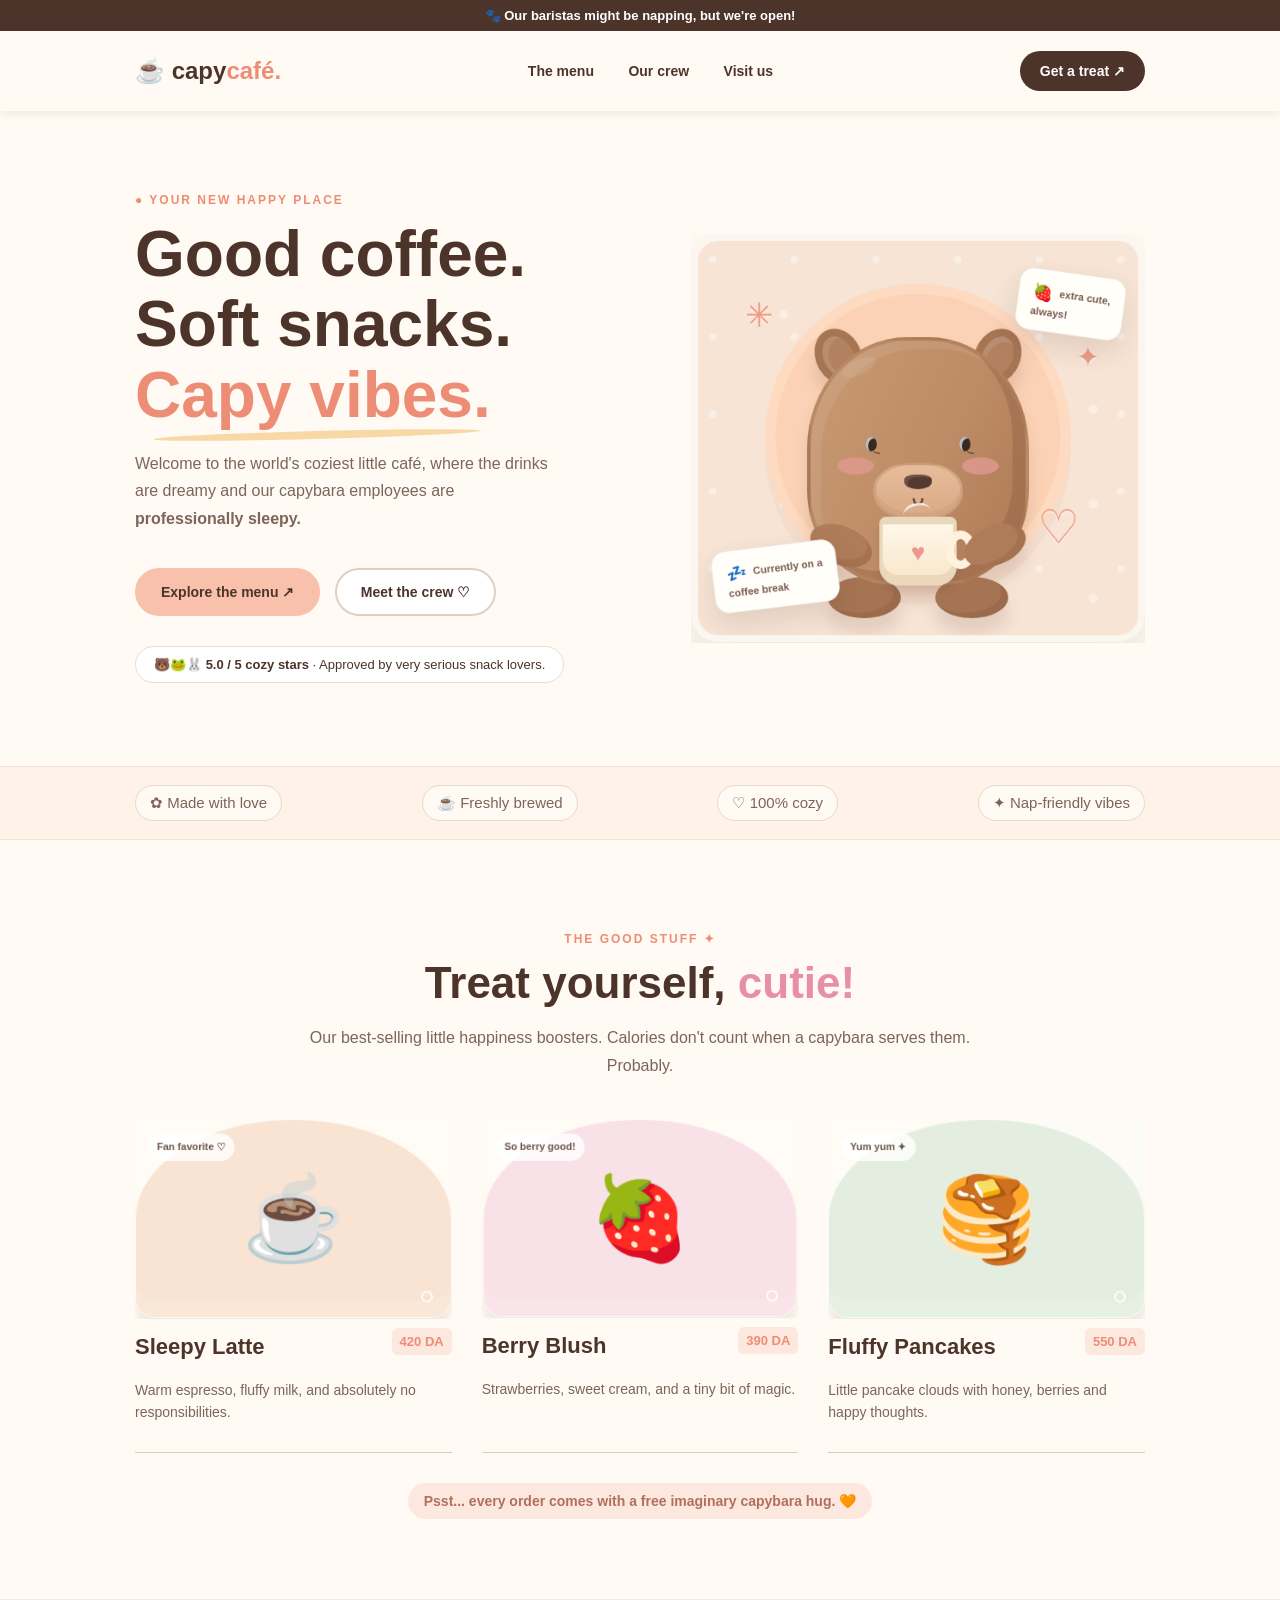
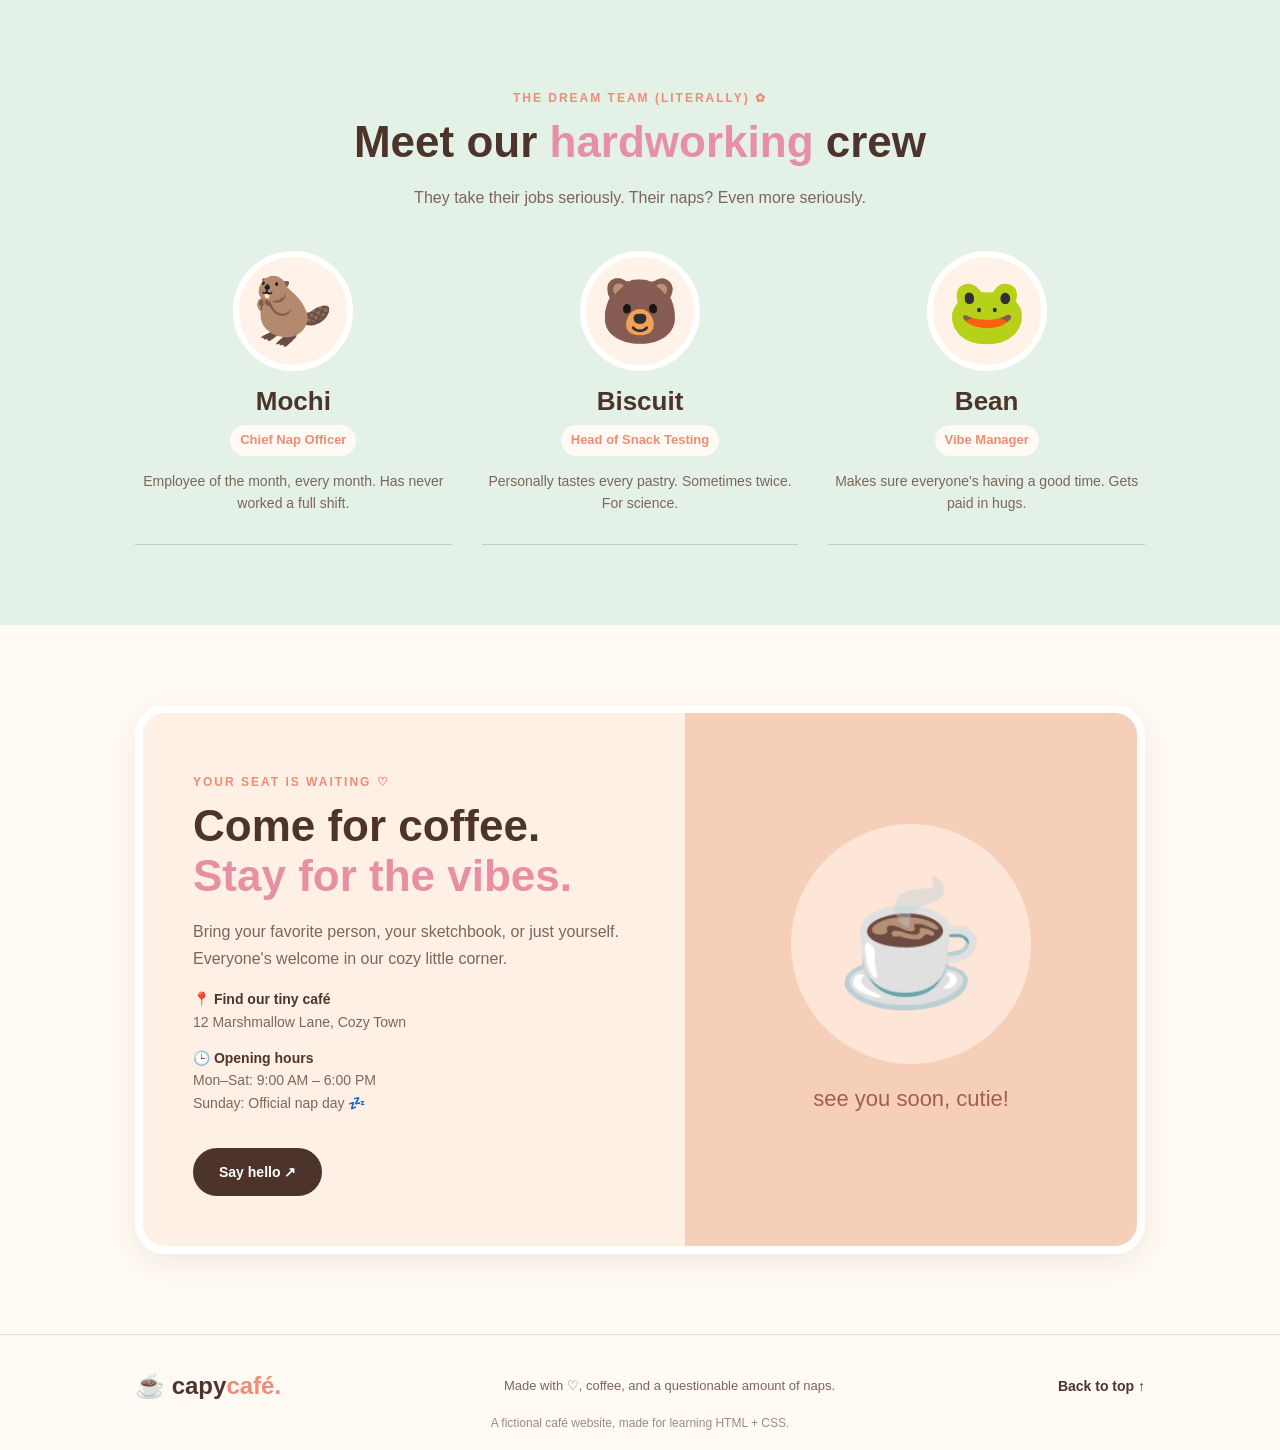
<file: 03-HAVE-FUN-STUDENTS/01-Capy-Cafe/index.html>
<!DOCTYPE html>
<html lang="en">
<head>
  <meta charset="UTF-8">
  <meta name="viewport" content="width=device-width, initial-scale=1.0">
  <title>Capy Café</title>
  <link rel="stylesheet" href="style.css">
</head>
<body>
  <p class="top-bar">🐾 Our baristas might be napping, but we're open!</p>

  <header class="site-header">
    <div class="container nav">
      <a class="logo" href="#home">☕ capy<span>café.</span></a>

      <nav aria-label="Main navigation">
        <a href="#menu">The menu</a>
        <a href="#crew">Our crew</a>
        <a href="#visit">Visit us</a>
      </nav>

      <a class="treat-button" href="#menu">Get a treat ↗</a>
    </div>
  </header>

  <main>
    <section class="hero container" id="home">
      <div class="hero-copy">
        <p class="eyebrow">● YOUR NEW HAPPY PLACE</p>
        <h1>Good coffee.<br>Soft snacks.<br><span>Capy vibes.</span></h1>
        <p class="hero-text">Welcome to the world's coziest little café, where the drinks are
          dreamy and our capybara employees are <strong>professionally sleepy.</strong></p>
        <a class="button" href="#menu">Explore the menu ↗</a>
        <a class="button button-outline" href="#crew">Meet the crew ♡</a>
        <p class="rating">🐻🐸🐰 <strong>5.0 / 5 cozy stars</strong> · Approved by very serious snack lovers.</p>
      </div>
      <img class="hero-image" src="assets/hero-art.png" alt="Sleepy capybara holding a cup of coffee">
    </section>

    <div class="perks">
      <div class="container perks-row">
        <span>✿ Made with love</span>
        <span>☕ Freshly brewed</span>
        <span>♡ 100% cozy</span>
        <span>✦ Nap-friendly vibes</span>
      </div>
    </div>

    <section class="section" id="menu">
      <div class="container">
        <div class="section-head">
          <p class="eyebrow">THE GOOD STUFF ✦</p>
          <h2>Treat yourself, <span>cutie!</span></h2>
          <p class="intro">Our best-selling little happiness boosters. Calories don't count
            when a capybara serves them. Probably.</p>
        </div>

        <div class="cards">
          <article class="card">
            <img src="assets/card-1.png" alt="Cup of latte with a Fan favorite label">
            <div class="name-row">
              <h3>Sleepy Latte</h3>
              <span class="price">420 DA</span>
            </div>
            <p>Warm espresso, fluffy milk, and absolutely no responsibilities.</p>
          </article>

          <article class="card">
            <img src="assets/card-2.png" alt="Strawberry with a So berry good label">
            <div class="name-row">
              <h3>Berry Blush</h3>
              <span class="price">390 DA</span>
            </div>
            <p>Strawberries, sweet cream, and a tiny bit of magic.</p>
          </article>

          <article class="card">
            <img src="assets/card-3.png" alt="Stack of pancakes with a Yum yum label">
            <div class="name-row">
              <h3>Fluffy Pancakes</h3>
              <span class="price">550 DA</span>
            </div>
            <p>Little pancake clouds with honey, berries and happy thoughts.</p>
          </article>
        </div>

        <p class="note">Psst... every order comes with a free imaginary capybara hug. 🧡</p>
      </div>
    </section>

    <section class="section crew" id="crew">
      <div class="container">
        <div class="section-head">
          <p class="eyebrow">THE DREAM TEAM (LITERALLY) ✿</p>
          <h2>Meet our <span>hardworking</span> crew</h2>
          <p class="intro">They take their jobs seriously. Their naps? Even more seriously.</p>
        </div>

        <div class="cards">
          <article class="crew-card">
            <div class="avatar">🦫</div>
            <h3>Mochi</h3>
            <p class="role">Chief Nap Officer</p>
            <p>Employee of the month, every month. Has never worked a full shift.</p>
          </article>

          <article class="crew-card">
            <div class="avatar">🐻</div>
            <h3>Biscuit</h3>
            <p class="role">Head of Snack Testing</p>
            <p>Personally tastes every pastry. Sometimes twice. For science.</p>
          </article>

          <article class="crew-card">
            <div class="avatar">🐸</div>
            <h3>Bean</h3>
            <p class="role">Vibe Manager</p>
            <p>Makes sure everyone's having a good time. Gets paid in hugs.</p>
          </article>
        </div>
      </div>
    </section>

    <section class="section" id="visit">
      <div class="container">
        <div class="visit-box">
          <div class="visit-text">
            <p class="eyebrow">YOUR SEAT IS WAITING ♡</p>
            <h2>Come for coffee.<br><span>Stay for the vibes.</span></h2>
            <p class="intro">Bring your favorite person, your sketchbook, or just yourself.
              Everyone's welcome in our cozy little corner.</p>
            <p class="info">📍 <strong>Find our tiny café</strong><br>12 Marshmallow Lane, Cozy Town</p>
            <p class="info">🕒 <strong>Opening hours</strong><br>Mon–Sat: 9:00 AM – 6:00 PM<br>Sunday: Official nap day 💤</p>
            <a class="button button-dark" href="#home">Say hello ↗</a>
          </div>

          <div class="visit-art">
            <div class="cup">☕</div>
            <p>see you soon, cutie!</p>
          </div>
        </div>
      </div>
    </section>
  </main>

  <footer class="footer">
    <div class="container footer-row">
      <a class="logo" href="#home">☕ capy<span>café.</span></a>
      <p>Made with ♡, coffee, and a questionable amount of naps.</p>
      <a class="back-top" href="#home">Back to top ↑</a>
    </div>
    <p class="fine-print">A fictional café website, made for learning HTML + CSS.</p>
  </footer>
</body>
</html>
</file>
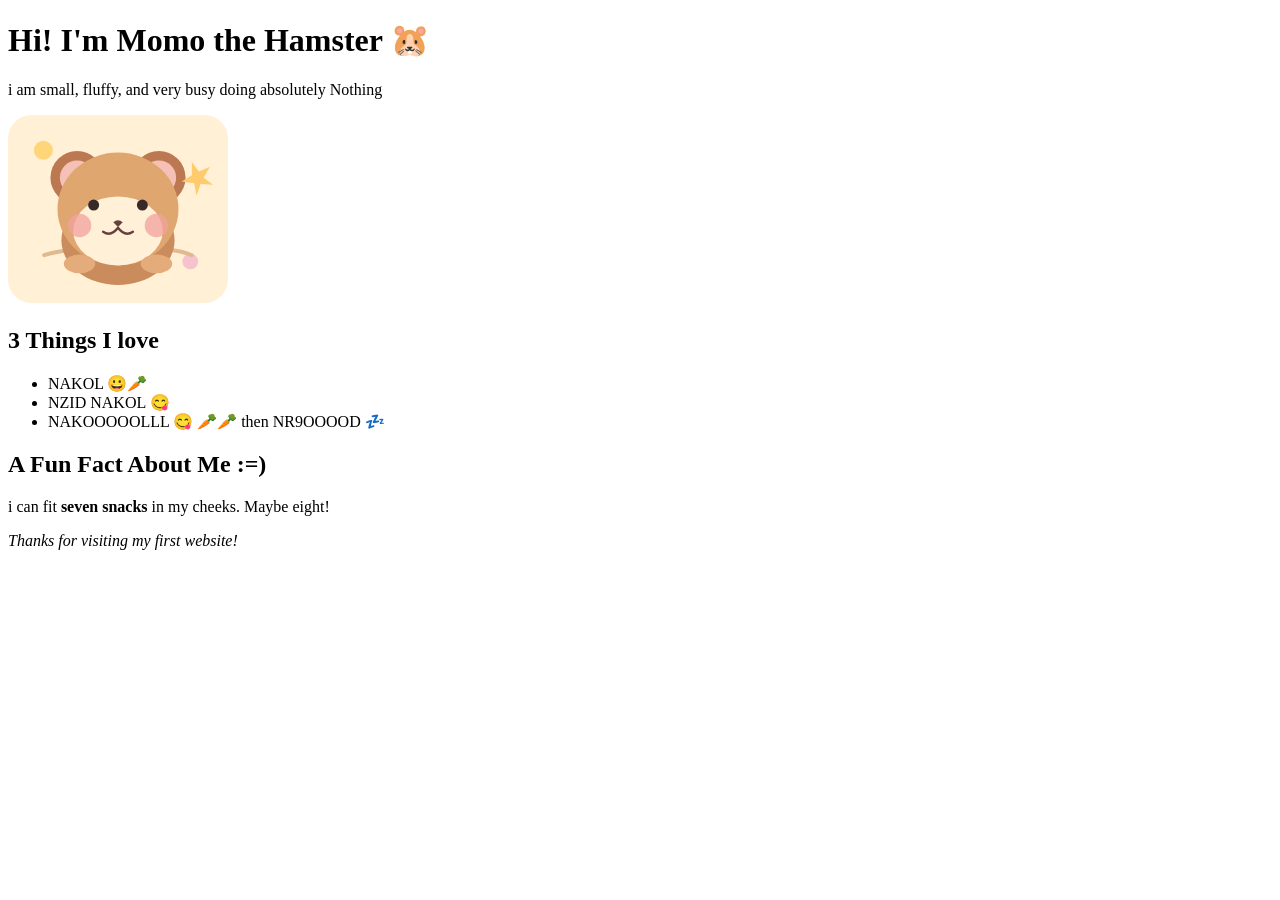
<file: 01-pure-bignner/01-momo-the-hamster/STUDENT/index.html>
<!doctype html>
<html lang="en">
  <head>
    <meta charset="UTF-8" />
    <meta name="viewport" content="width=device-width, initial-scale=1.0" />
    <title>Meet Momo</title>
  </head>
  <body>
    <h1>Hi! I'm Momo the Hamster 🐹</h1>

    <p> i am small, fluffy, and very busy doing absolutely Nothing </p>

   <img src="assets/momo.svg" alt="a cutie Hamster called momo" width="220">

   <h2> 3 Things I love </h2>

   <ul>
	<li>NAKOL 😀🥕</li>
	<li>NZID NAKOL 😋</li>
	<li>NAKOOOOOLLL 😋 🥕🥕 then NR9OOOOD 💤</li>
   </ul>
    <h2> A Fun Fact About Me :=)</h2>
    <p>i can fit <strong>seven snacks</strong> in my cheeks. Maybe eight!</p>
    <p> <em>Thanks for visiting my first website!</em> </p>


  </body>
</html>
</file>
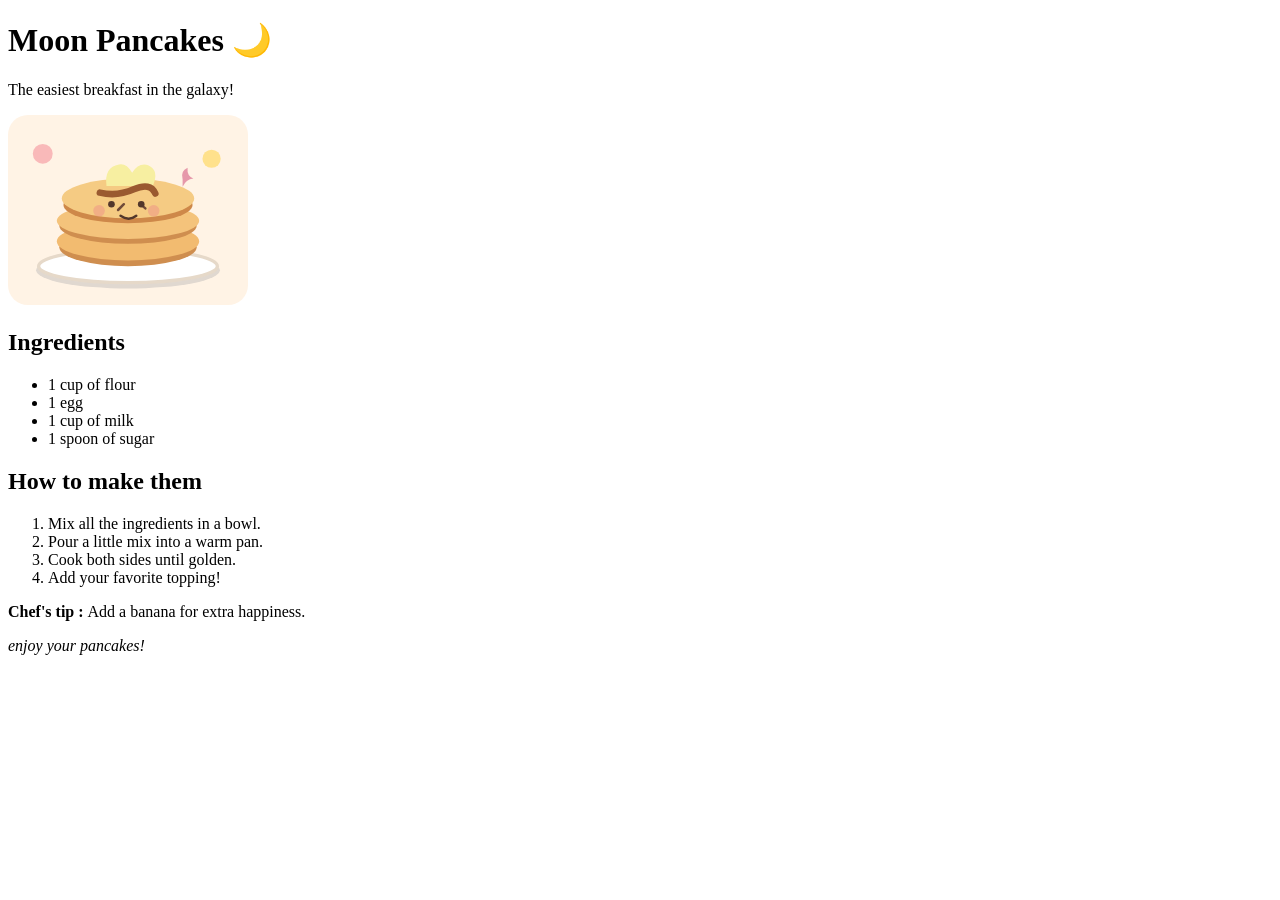
<file: 01-pure-bignner/02-moon-pancakes/STUDENT/index.html>
<!doctype html>
<html lang="en">
  <head>
    <meta charset="UTF-8" />
    <meta name="viewport" content="width=device-width, initial-scale=1.0" />
    <title>Moon Pancakes</title>
  </head>
  <body>
    <h1>Moon Pancakes 🌙</h1>
    <p>The easiest breakfast in the galaxy!</p>

<img src="assets/pancakes.svg" alt="Pancakes" width="240">

<h2> Ingredients </h2>
<ul>
	<li> 1 cup of flour </li>
	<li> 1 egg </li>
	<li> 1 cup of milk </li>
	<li> 1 spoon of sugar </li>
</ul>

<h2> How to make them </h2>

<ol>
	<li> Mix all the ingredients in a bowl.</li>
	<li> Pour a little mix into a warm pan.</li>
	<li> Cook both sides until golden.</li>
	<li> Add your favorite topping!</li>
</ol>
<p> <strong> Chef's tip : </strong> Add a banana for extra happiness.</p>
<p> <em> enjoy your pancakes! </em> </p>
  </body>
</html>
</file>
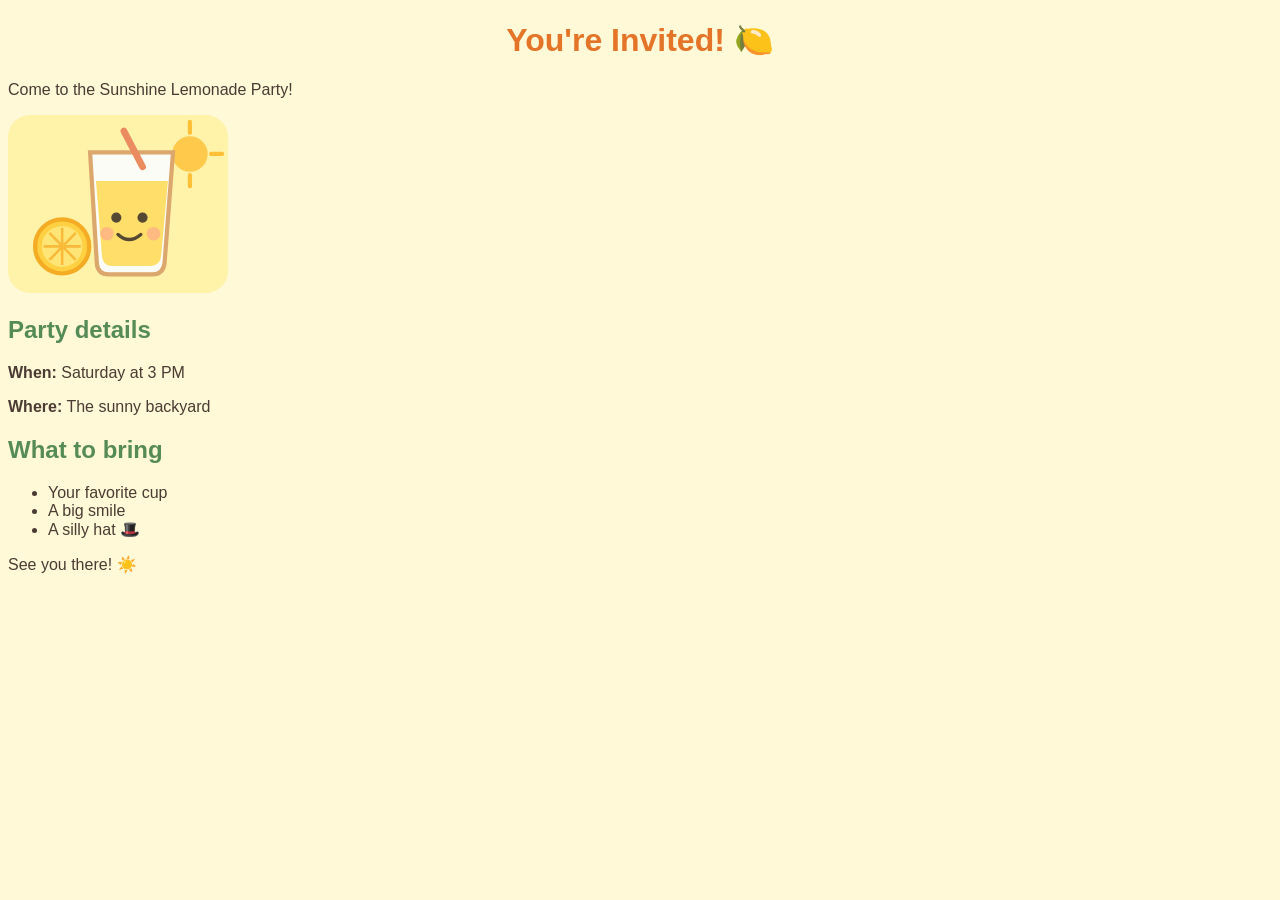
<file: 01-pure-bignner/03-sunshine-lemonade-party/STUDENT/index.html>
<!doctype html>
<html lang="en">
  <head>
    <meta charset="UTF-8" />
    <meta name="viewport" content="width=device-width, initial-scale=1.0" />
    <title>Sunshine Lemonade Party</title>
    <link rel="stylesheet" href="style.css" />
  </head>
  <body>
    <h1>You're Invited! 🍋</h1>
    <p>Come to the Sunshine Lemonade Party!</p>
    <img
      src="assets/lemonade.svg"
      alt="Cute lemonade illustration"
      width="220"
    />

    <h2>Party details</h2>
    <p><strong>When:</strong> Saturday at 3 PM</p>
    <p><strong>Where:</strong> The sunny backyard</p>

    <h2>What to bring</h2>
    <ul>
      <li>Your favorite cup</li>
      <li>A big smile</li>
      <li>A silly hat 🎩</li>
    </ul>

    <p>See you there! ☀️</p>
  </body>
</html>
</file>
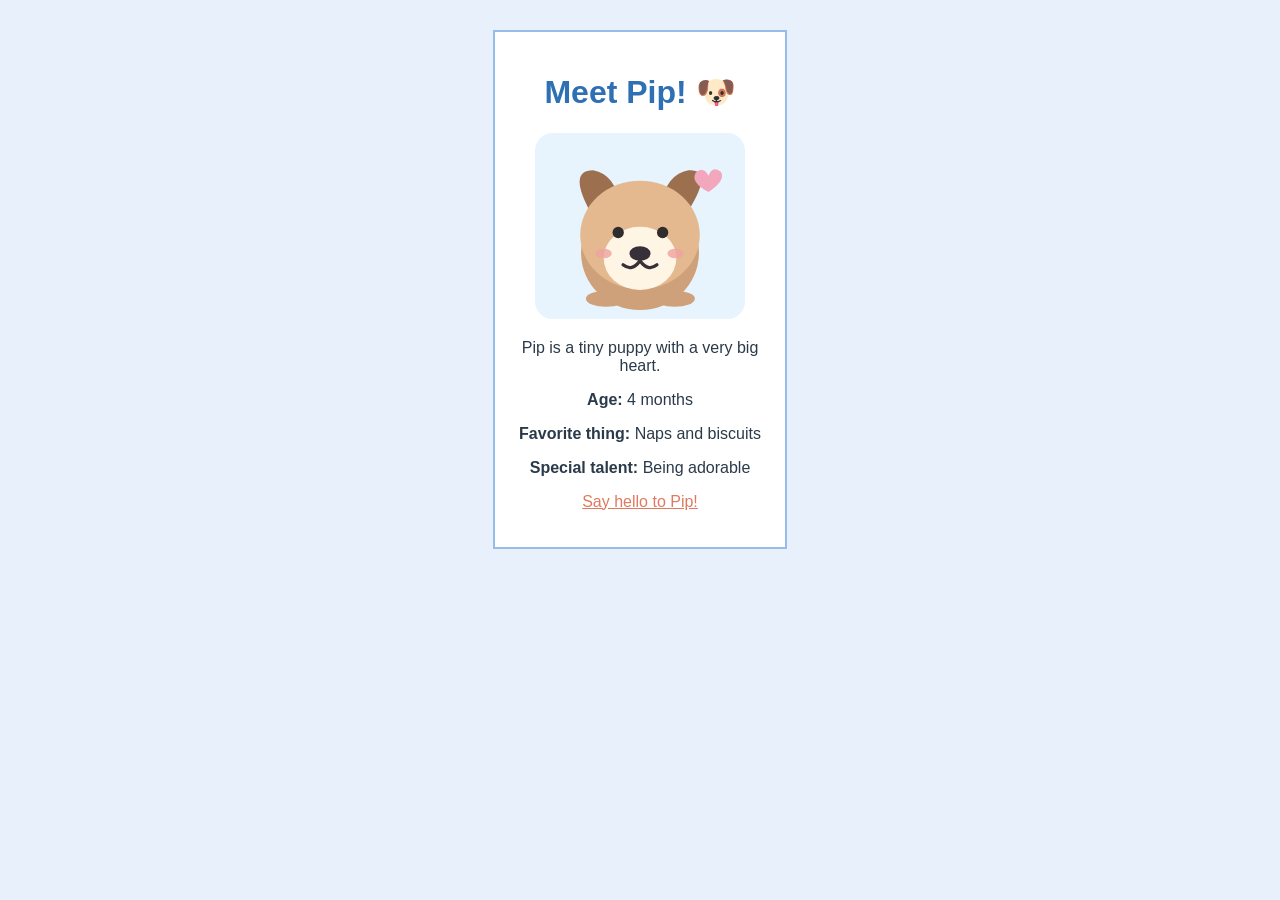
<file: 01-pure-bignner/04-adopt-pip-card/STUDENT/index.html>
<!doctype html>
<html lang="en">
  <head>
    <meta charset="UTF-8" />
    <meta name="viewport" content="width=device-width, initial-scale=1.0" />
    <title>Adopt Pip</title>
    <link rel="stylesheet" href="style.css" />
  </head>
  <body>
    <div class="card">
      <h1>Meet Pip! 🐶</h1>
      <img src="assets/pip.svg" alt="Pip the happy puppy" width="210" />
      <p>Pip is a tiny puppy with a very big heart.</p>
      <p><strong>Age:</strong> 4 months</p>
      <p><strong>Favorite thing:</strong> Naps and biscuits</p>
      <p><strong>Special talent:</strong> Being adorable</p>
      <p><a href="mailto:hello@example.com">Say hello to Pip!</a></p>
    </div>
  </body>
</html>
</file>
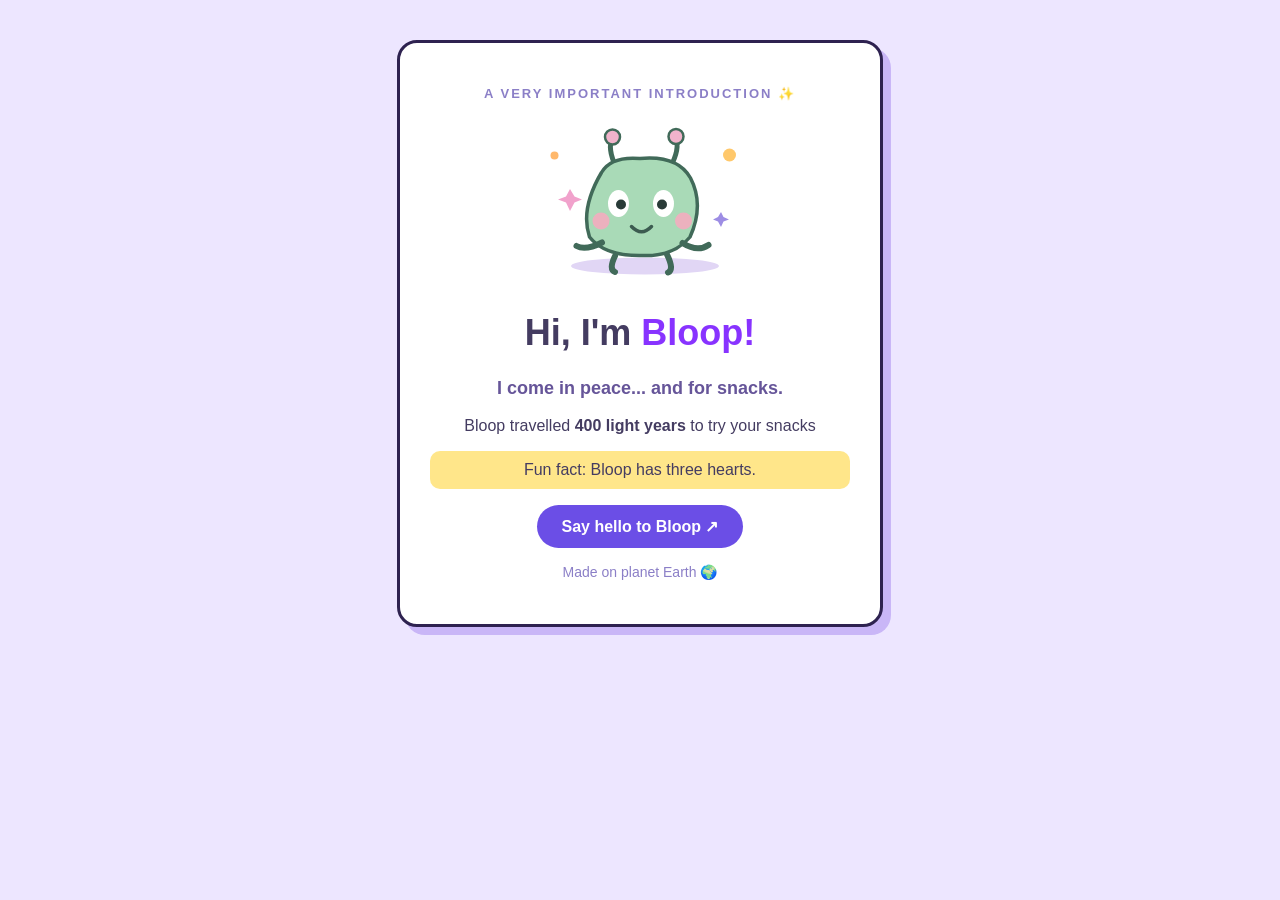
<file: 01-pure-bignner/05-bloop-poster/student/index.html>
<!DOCTYPE html>
<html lang="en">
<head>
  <meta charset="UTF-8">
  <meta name="viewport" content="width=device-width, initial-scale=1.0">
  <title>Meet Bloop!</title>
  <link rel="stylesheet" href="style.css">
</head>
<body>
  <main class="poster">
    <p class="eyebrow"><strong>A VERY IMPORTANT INTRODUCTION ✨</strong></p>
    <img src="assets/bloop.svg" alt="Bloop, a happy green alien waving">
    <h1>Hi, I'm <span>Bloop!</span></h1>
    <p class="lead"><strong> I come in peace... and for snacks.</strong></p>
    <p> Bloop travelled <strong> 400 light years</strong> to try your snacks</p>
    <p class="little">Fun fact: Bloop has three hearts.</p>
    <p><a class="button" href="mailto:bloop@example.com"> Say hello to Bloop ↗</a></p>
    <p class="footer">Made on planet Earth 🌍</p>
  </main>
</body>
</html>
</file>
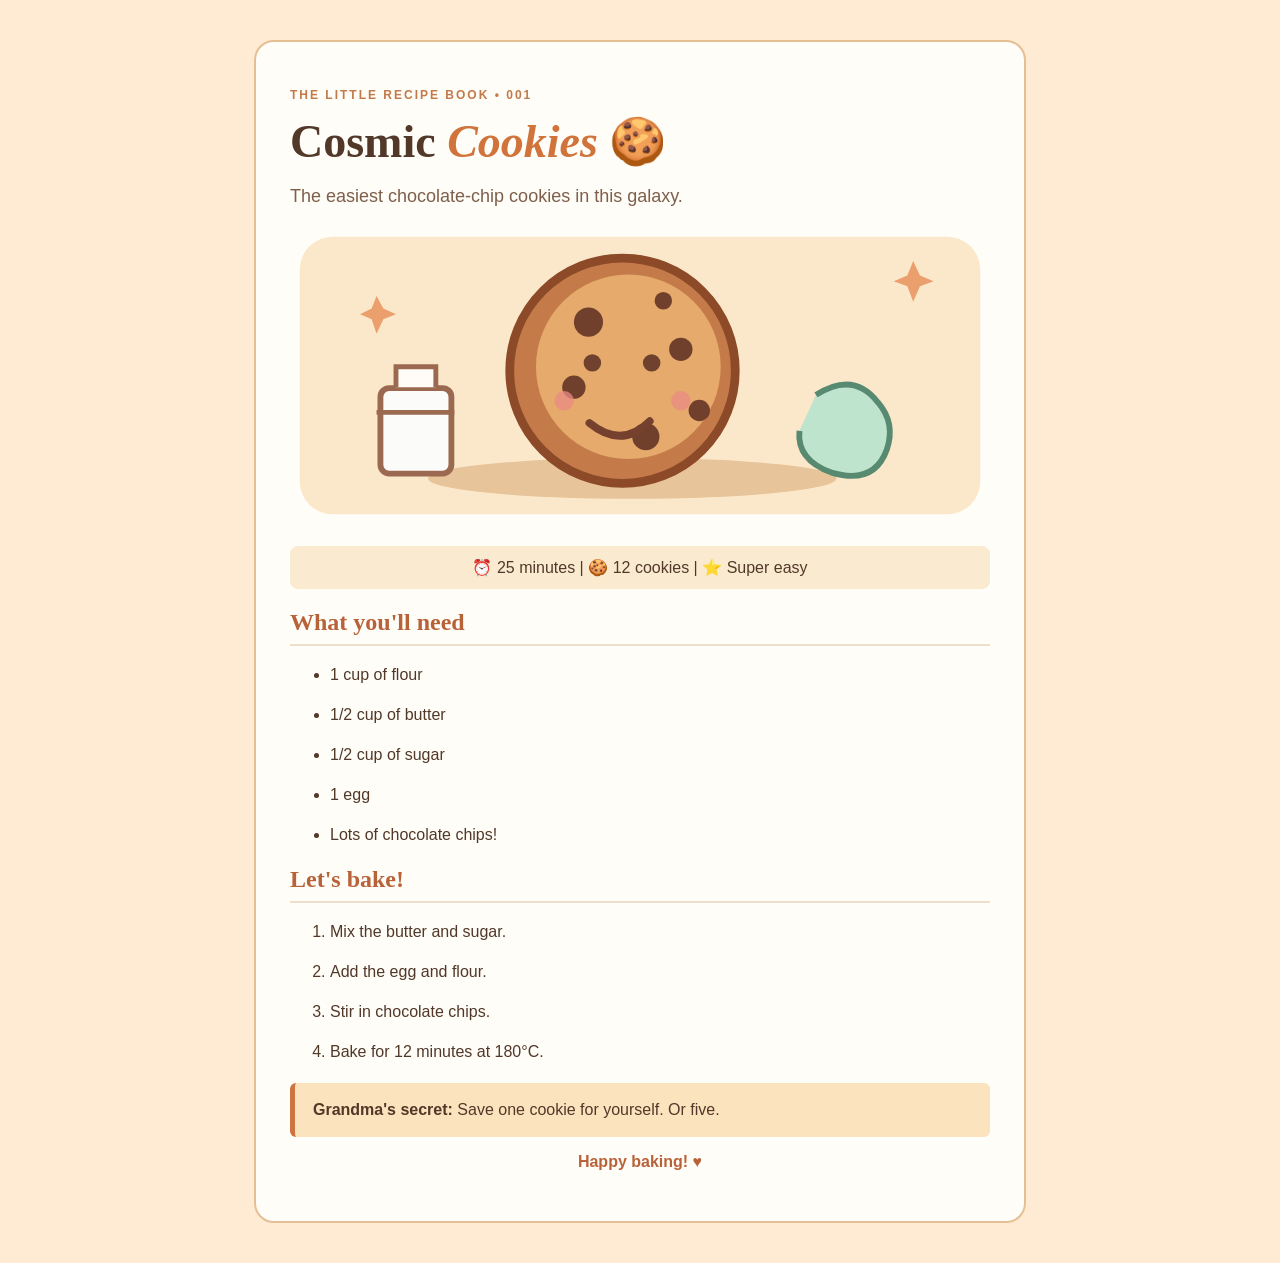
<file: 01-pure-bignner/06-cookie-recipe/student/index.html>
<!DOCTYPE html>
<html lang="en">
<head>
  <meta charset="UTF-8">
  <meta name="viewport" content="width=device-width, initial-scale=1.0">
  <title>Cosmic Cookies Recipe</title>
  <link rel="stylesheet" href="style.css">
</head>
<body>
  <main class="recipe">
    <p class="top-note">THE LITTLE RECIPE BOOK • 001</p>
    <h1>Cosmic <em>Cookies</em> 🍪</h1>
    <p class="intro">The easiest chocolate-chip cookies in this galaxy.</p>
    <img src="assets/cookie.svg" alt="Smiling cartoon chocolate chip cookie and milk">
    <p class="info">⏰ 25 minutes | 🍪 12 cookies | ⭐ Super easy</p>
    <h2>What you'll need</h2>
    <ul>
      <li>1 cup of flour</li>
      <li>1/2 cup of butter</li>
      <li>1/2 cup of sugar</li>
      <li>1 egg</li>
      <li>Lots of chocolate chips!</li>
    </ul>
    <h2>Let's bake!</h2>
    <ol>
	<li>Mix the butter and sugar.</li>
	<li>Add the egg and flour.</li>
	<li>Stir in chocolate chips.</li>
	<li>Bake for 12 minutes at 180°C.</li>
    </ol>
    <p class="tip"><strong>Grandma's secret:</strong> Save one cookie for yourself. Or five.</p>
    <p class="footer">Happy baking! ♥</p>

  </main>
</body>
</html>
</file>
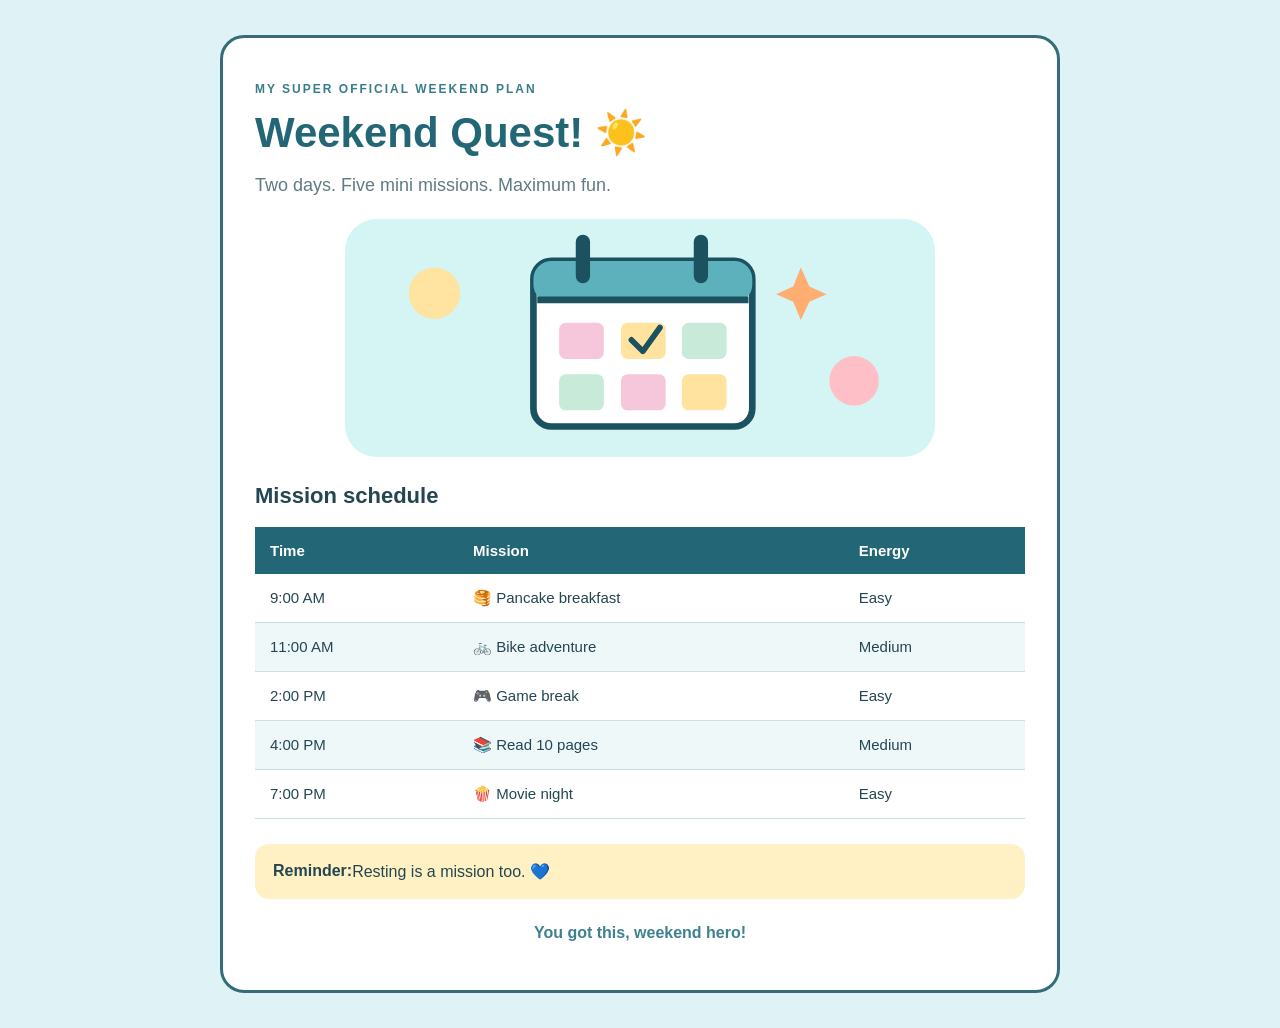
<file: 01-pure-bignner/07-weekend-board/student/index.html>
<!DOCTYPE html>
<html lang="en">
<head>
  <meta charset="UTF-8">
  <meta name="viewport" content="width=device-width, initial-scale=1.0">
  <title>Weekend Quest</title>
  <link rel="stylesheet" href="style.css">
</head>
<body>
  <main class="board">
    <p class="top-note">MY SUPER OFFICIAL WEEKEND PLAN</p>
    <h1>Weekend Quest! ☀️</h1>
    <p class="intro">Two days. Five mini missions. Maximum fun.</p>
    <img src="assets/weekend.svg" alt="Cute illustrated calendar">
    <h2>Mission schedule</h2>
    <table>
      <thead><tr><th>Time</th><th>Mission</th><th>Energy</th></tr></thead>
      <tbody>
        <tr><td>9:00 AM</td><td>🥞 Pancake breakfast</td><td>Easy</td></tr>
        <tr class="blue"><td>11:00 AM</td><td>🚲 Bike adventure</td><td>Medium</td></tr>
        <tr><td>2:00 PM</td><td>🎮 Game break</td><td>Easy</td></tr>
        <tr class="blue"><td>4:00 PM</td><td>📚 Read 10 pages</td><td>Medium</td></tr>
        <tr><td>7:00 PM</td><td>🍿 Movie night</td><td>Easy</td></tr>
      </tbody>
    </table>
    <p class="reminder"><strong>Reminder:</strong> Resting is a mission too. 💙</p>
    <p class="footer">You got this, weekend hero!</p>
  </main>
</body>
</html>
</file>
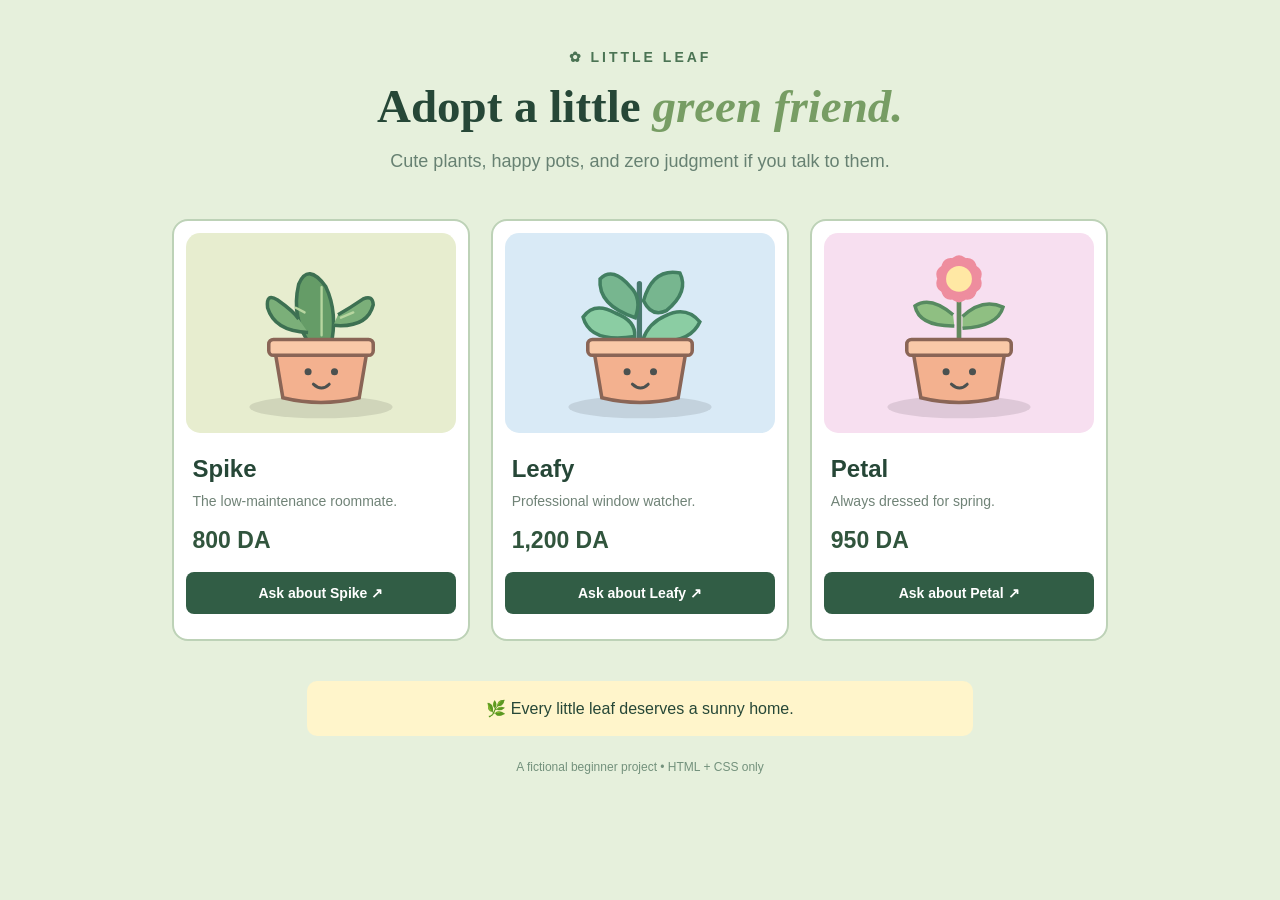
<file: 01-pure-bignner/08-tiny-plant-shop/student/index.html>
<!DOCTYPE html>
<html lang="en">
<head>
  <meta charset="UTF-8">
  <meta name="viewport" content="width=device-width, initial-scale=1.0">
  <title>Little Leaf Plant Shop</title>
  <link rel="stylesheet" href="style.css">
</head>
<body>
  <main class="shop">
    <p class="brand">✿ LITTLE LEAF</p>
    <h1>Adopt a little <em>green friend.</em></h1>
    <p class="intro">Cute plants, happy pots, and zero judgment if you talk to them.</p>
    <div class="plants">
      <article class="plant">
        <img src="assets/cactus.svg" alt="Smiling cactus in a peach pot">
        <h2>Spike</h2>
        <p>The low-maintenance roommate.</p>
        <p class="price">800 DA</p>
        <a href="mailto:plants@example.com?subject=Spike">Ask about Spike ↗</a>
      </article>
      <article class="plant">
        <img src="assets/leafy.svg" alt="Smiling leafy plant in a peach pot">
        <h2>Leafy</h2>
        <p>Professional window watcher.</p>
        <p class="price">1,200 DA</p>
        <a href="mailto:plants@example.com?subject=Leafy">Ask about Leafy ↗</a>
      </article>
      <article class="plant">
        <img src="assets/flower.svg" alt="Smiling pink flower in a peach pot">
        <h2>Petal</h2>
        <p>Always dressed for spring.</p>
        <p class="price">950 DA</p>
        <a href="mailto:plants@example.com?subject=Petal">Ask about Petal ↗</a>
      </article>
    </div>
    <p class="slogan">🌿 Every little leaf deserves a sunny home.</p>
    <p class="footer">A fictional beginner project • HTML + CSS only</p>
  </main>
</body>
</html>
</file>
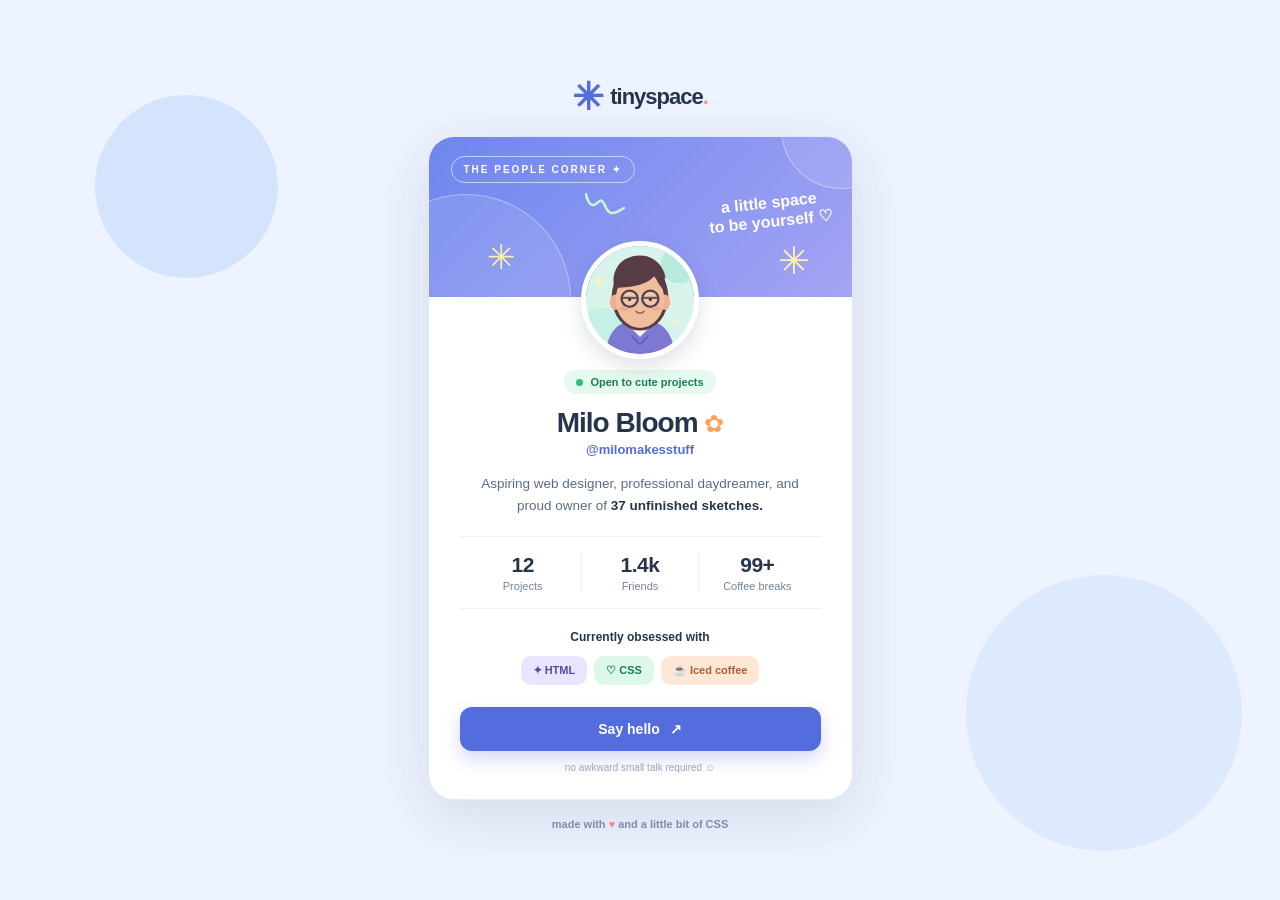
<file: 02-bignner/01-My-Little-Profile-Instructor/student/index.html>
<!doctype html>
<html lang="en">
  <head>
    <meta charset="UTF-8" />
    <meta name="viewport" content="width=device-width, initial-scale=1.0" />
    <title>My Little Profile</title>
    <link rel="stylesheet" href="style.css" />
  </head>
  <body>
    <main class="page">
      <div class="page-circle page-circle-left" aria-hidden="true"></div>
      <div class="page-circle page-circle-right" aria-hidden="true"></div>
      <div class="brand"><span class="brand-star">✳</span><span>tinyspace<span class="brand-dot">.</span></span></div>
      <article class="profile-card" aria-labelledby="profile-name">
        <div class="cover">
          <div class="cover-circle cover-circle-left" aria-hidden="true"></div>
          <div class="cover-circle cover-circle-right" aria-hidden="true"></div>
          <span class="cover-label">THE PEOPLE CORNER ✦</span>
          <svg class="squiggle" viewBox="0 0 40 24" aria-hidden="true">
            <path d="M1 1C2 7 5 13 9 12C13 11 14 6 17 8C20 10 21 19 26 20C31 21 35 17 39 15" />
          </svg>
          <span class="star star-left" aria-hidden="true">✳</span>
          <span class="star star-right" aria-hidden="true">✳</span>
          <p class="cover-message">a little space<br />to be yourself ♡</p>
        </div>
        <div class="profile-content">
          <img
            class="avatar"
            src="assets/milo-avatar.svg"
            alt="Illustrated avatar of Milo with round glasses"
          />
          <p class="availability"><span class="availability-dot"></span>Open to cute projects</p>
          <h1 id="profile-name">Milo Bloom <span class="flower">✿</span></h1>
          <p class="username">@milomakesstuff</p>
          <p class="bio">
            Aspiring web designer, professional daydreamer, and proud owner of
            <strong>37 unfinished sketches.</strong>
          </p>
          <div class="stats" aria-label="Profile statistics">
            <div class="stat"><strong>12</strong><span>Projects</span></div>
            <div class="stat"><strong>1.4k</strong><span>Friends</span></div>
            <div class="stat">
              <strong>99+</strong><span>Coffee breaks</span>
            </div>
          </div>
          <section class="interests" aria-label="Interests">
            <h2>Currently obsessed with</h2>
            <div class="tags">
              <span class="tag tag-lavender">✦ HTML</span>
              <span class="tag tag-mint">♡ CSS</span>
              <span class="tag tag-peach">☕ Iced coffee</span>
            </div>
          </section>
          <a class="hello-button" href="mailto:hello@example.com?subject=Hello%20Milo!">
            Say hello <span>↗</span>
          </a>
          <p class="little-note">no awkward small talk required ☺</p>
        </div>
      </article>
      <p class="page-footer">made with <span class="heart">♥</span> and a little bit of CSS</p>
    </main>
  </body>
</html>
</file>
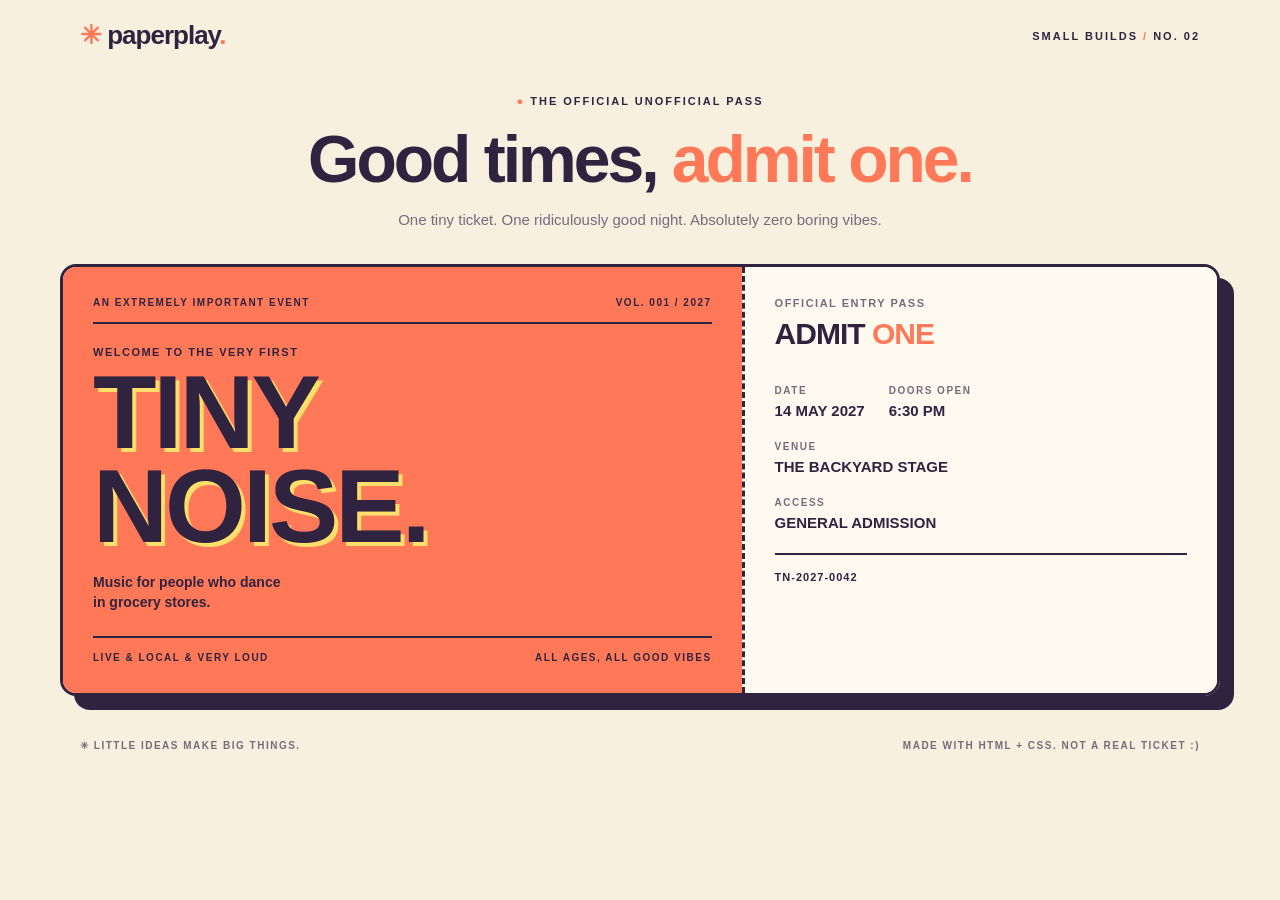
<file: 02-bignner/02-Golden-Ticket-Instructor/student-starter/index.html>
<!DOCTYPE html>
<html lang="en">
<head>
  <meta charset="UTF-8">
  <meta name="viewport" content="width=device-width, initial-scale=1.0">
  <title>Golden Ticket</title>
  <link rel="stylesheet" href="style.css">
</head>
<body>
  <header class="site-header">
    <p class="brand"><span class="coral">✳</span> paperplay<span class="coral">.</span></p>
    <p class="challenge-label">SMALL BUILDS <span class="coral">/</span> NO. 02</p>
  </header>

  <main>
    <section class="intro">
      <p class="intro-label"><span class="coral">●</span> THE OFFICIAL UNOFFICIAL PASS</p>
      <h1>Good times, <span class="coral">admit one.</span></h1>
      <p class="intro-text">One tiny ticket. One ridiculously good night. Absolutely zero boring vibes.</p>
    </section>

    <article class="ticket">
      <section class="ticket-left">
        <div class="ticket-row ticket-row-top">
          <span>AN EXTREMELY IMPORTANT EVENT</span>
          <span>VOL. 001 / 2027</span>
        </div>
        <p class="overline">WELCOME TO THE VERY FIRST</p>
        <h2 class="festival-name">TINY<br>NOISE.</h2>
        <p class="festival-text">Music for people who dance<br>in grocery stores.</p>
        <div class="ticket-row ticket-row-bottom">
          <span>LIVE &amp; LOCAL &amp; VERY LOUD</span>
          <span>ALL AGES, ALL GOOD VIBES</span>
        </div>
      </section>

      <section class="ticket-right">
        <p class="overline">OFFICIAL ENTRY PASS</p>
        <h2 class="admit">ADMIT <span class="coral">ONE</span></h2>
        <div class="detail-row">
          <div class="detail">
            <p class="detail-label">DATE</p>
            <p class="detail-value">14 MAY 2027</p>
          </div>
          <div class="detail">
            <p class="detail-label">DOORS OPEN</p>
            <p class="detail-value">6:30 PM</p>
          </div>
        </div>
        <div class="detail">
          <p class="detail-label">VENUE</p>
          <p class="detail-value">THE BACKYARD STAGE</p>
        </div>
        <div class="detail">
          <p class="detail-label">ACCESS</p>
          <p class="detail-value">GENERAL ADMISSION</p>
        </div>
        <p class="ticket-number">TN-2027-0042</p>
      </section>
    </article>
  </main>

  <footer class="site-footer">
    <p>✳ LITTLE IDEAS MAKE BIG THINGS.</p>
    <p>MADE WITH HTML + CSS. NOT A REAL TICKET :)</p>
  </footer>
</body>
</html>
</file>
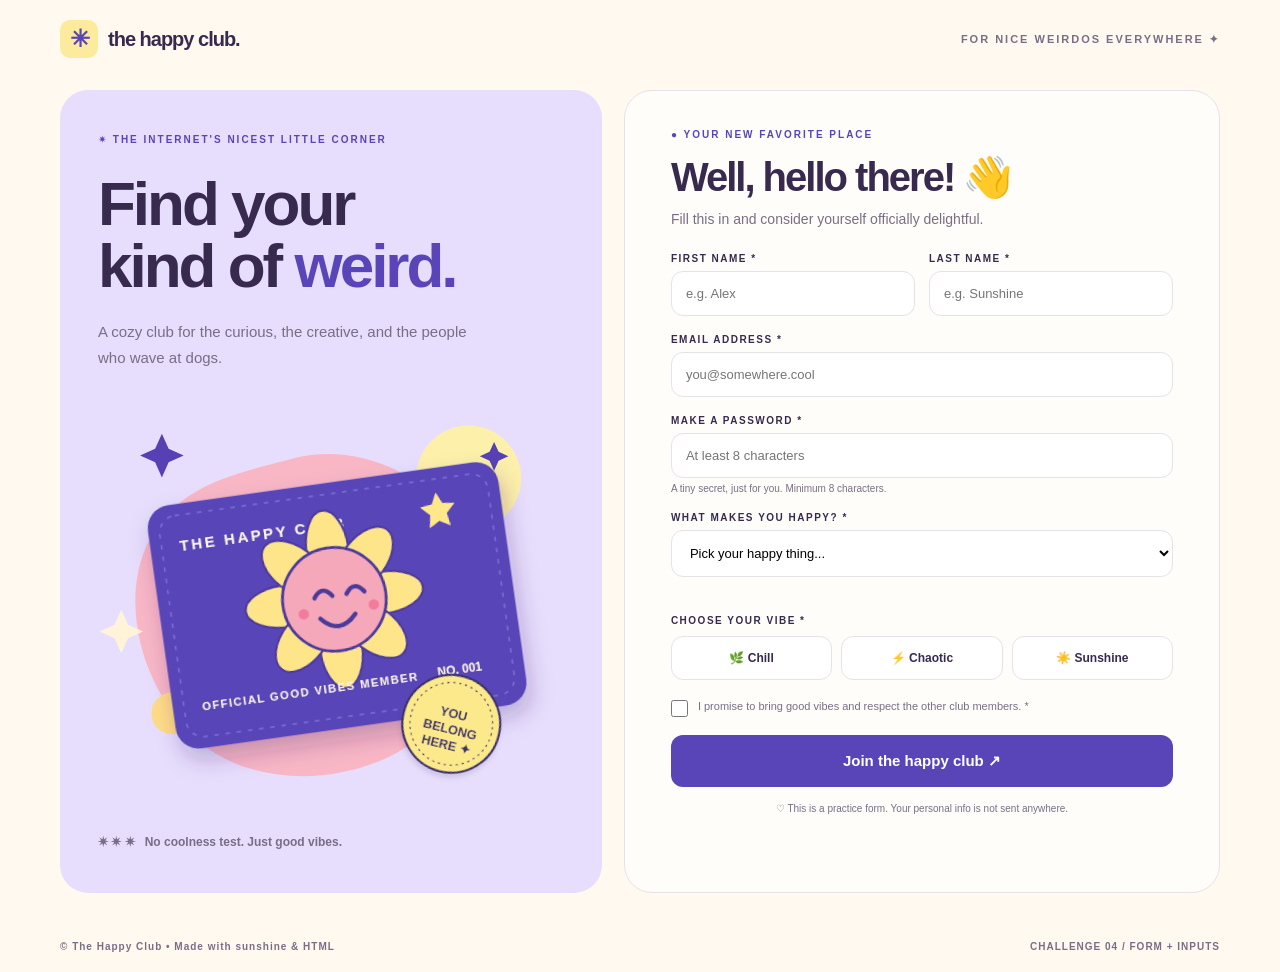
<file: 02-bignner/03-Join-the-Club-Instructor/student/index.html>
<!DOCTYPE html>
<html lang="en">
<head>
  <meta charset="UTF-8">
  <meta name="viewport" content="width=device-width, initial-scale=1.0">
  <meta name="description" content="The Happy Club — HTML and CSS form challenge">
  <title>The Happy Club</title>
  <link rel="stylesheet" href="style.css">
</head>
<body>
  <header class="site-header">
    <a href="index.html" class="brand"><span class="brand-icon">✳</span> the happy club.</a>
    <span class="header-note">FOR NICE WEIRDOS EVERYWHERE ✦</span>
  </header>

  <main class="page-layout">
    <section class="welcome-panel" aria-labelledby="welcome-title">
      <p class="eyebrow">✴ THE INTERNET'S NICEST LITTLE CORNER</p>
      <h1 id="welcome-title">Find your<br>kind of <em>weird.</em></h1>
      <p class="welcome-description">A cozy club for the curious, the creative, and the people who wave at dogs.</p>
      <img class="club-artwork" src="assets/club-card.svg" alt="Colorful Happy Club membership card featuring a smiling flower">
      <p class="welcome-footnote">✷ ✷ ✷ &nbsp; No coolness test. Just good vibes.</p>
    </section>

    <section class="form-panel" aria-labelledby="form-title">
      <p class="tiny-label">● YOUR NEW FAVORITE PLACE</p>
      <h2 id="form-title">Well, hello there! 👋</h2>
      <p class="form-intro">Fill this in and consider yourself officially delightful.</p>

      <form class="signup-form" action="welcome.html" method="get">
        <div class="form-grid">
          <div class="field">
            <label for="first-name">FIRST NAME *</label>
            <input id="first-name" type="text" placeholder="e.g. Alex" autocomplete="given-name" required>
          </div>
          <div class="field">
            <label for="last-name">LAST NAME *</label>
            <input id="last-name" type="text" placeholder="e.g. Sunshine" autocomplete="family-name" required>
          </div>
          <div class="field full-width">
            <label for="email">EMAIL ADDRESS *</label>
            <input id="email" type="email" placeholder="you@somewhere.cool" autocomplete="email" required>
          </div>
          <div class="field full-width">
            <label for="password">MAKE A PASSWORD *</label>
            <input id="password" type="password" minlength="8" placeholder="At least 8 characters" autocomplete="new-password" required>
            <small class="field-hint">A tiny secret, just for you. Minimum 8 characters.</small>
          </div>
          <div class="field full-width">
            <label for="interest">WHAT MAKES YOU HAPPY? *</label>
            <select id="interest" required>
              <option value="" disabled selected>Pick your happy thing...</option>
              <option value="art">Making stuff &amp; being creative</option>
              <option value="games">Games &amp; geeky adventures</option>
              <option value="food">Snacks, coffee &amp; good food</option>
              <option value="all">A little bit of everything</option>
            </select>
          </div>
        </div>

        <fieldset class="vibe-group">
          <legend>CHOOSE YOUR VIBE *</legend>
          <div class="vibe-options">
            <label class="vibe-option"><input type="radio" name="vibe" value="chill" required><span>🌿 Chill</span></label>
            <label class="vibe-option"><input type="radio" name="vibe" value="chaotic"><span>⚡ Chaotic</span></label>
            <label class="vibe-option"><input type="radio" name="vibe" value="sunshine"><span>☀️ Sunshine</span></label>
          </div>
        </fieldset>

        <label class="checkbox-line" for="club-rules">
          <input id="club-rules" type="checkbox" required>
          <span>I promise to bring good vibes and respect the other club members. *</span>
        </label>
        <button type="submit" class="join-button">Join the happy club ↗</button>
        <p class="privacy-note">♡ This is a practice form. Your personal info is not sent anywhere.</p>
      </form>
    </section>
  </main>
  <footer class="site-footer"><span>© The Happy Club • Made with sunshine &amp; HTML</span><span>CHALLENGE 04 / FORM + INPUTS</span></footer>
</body>
</html>
</file>
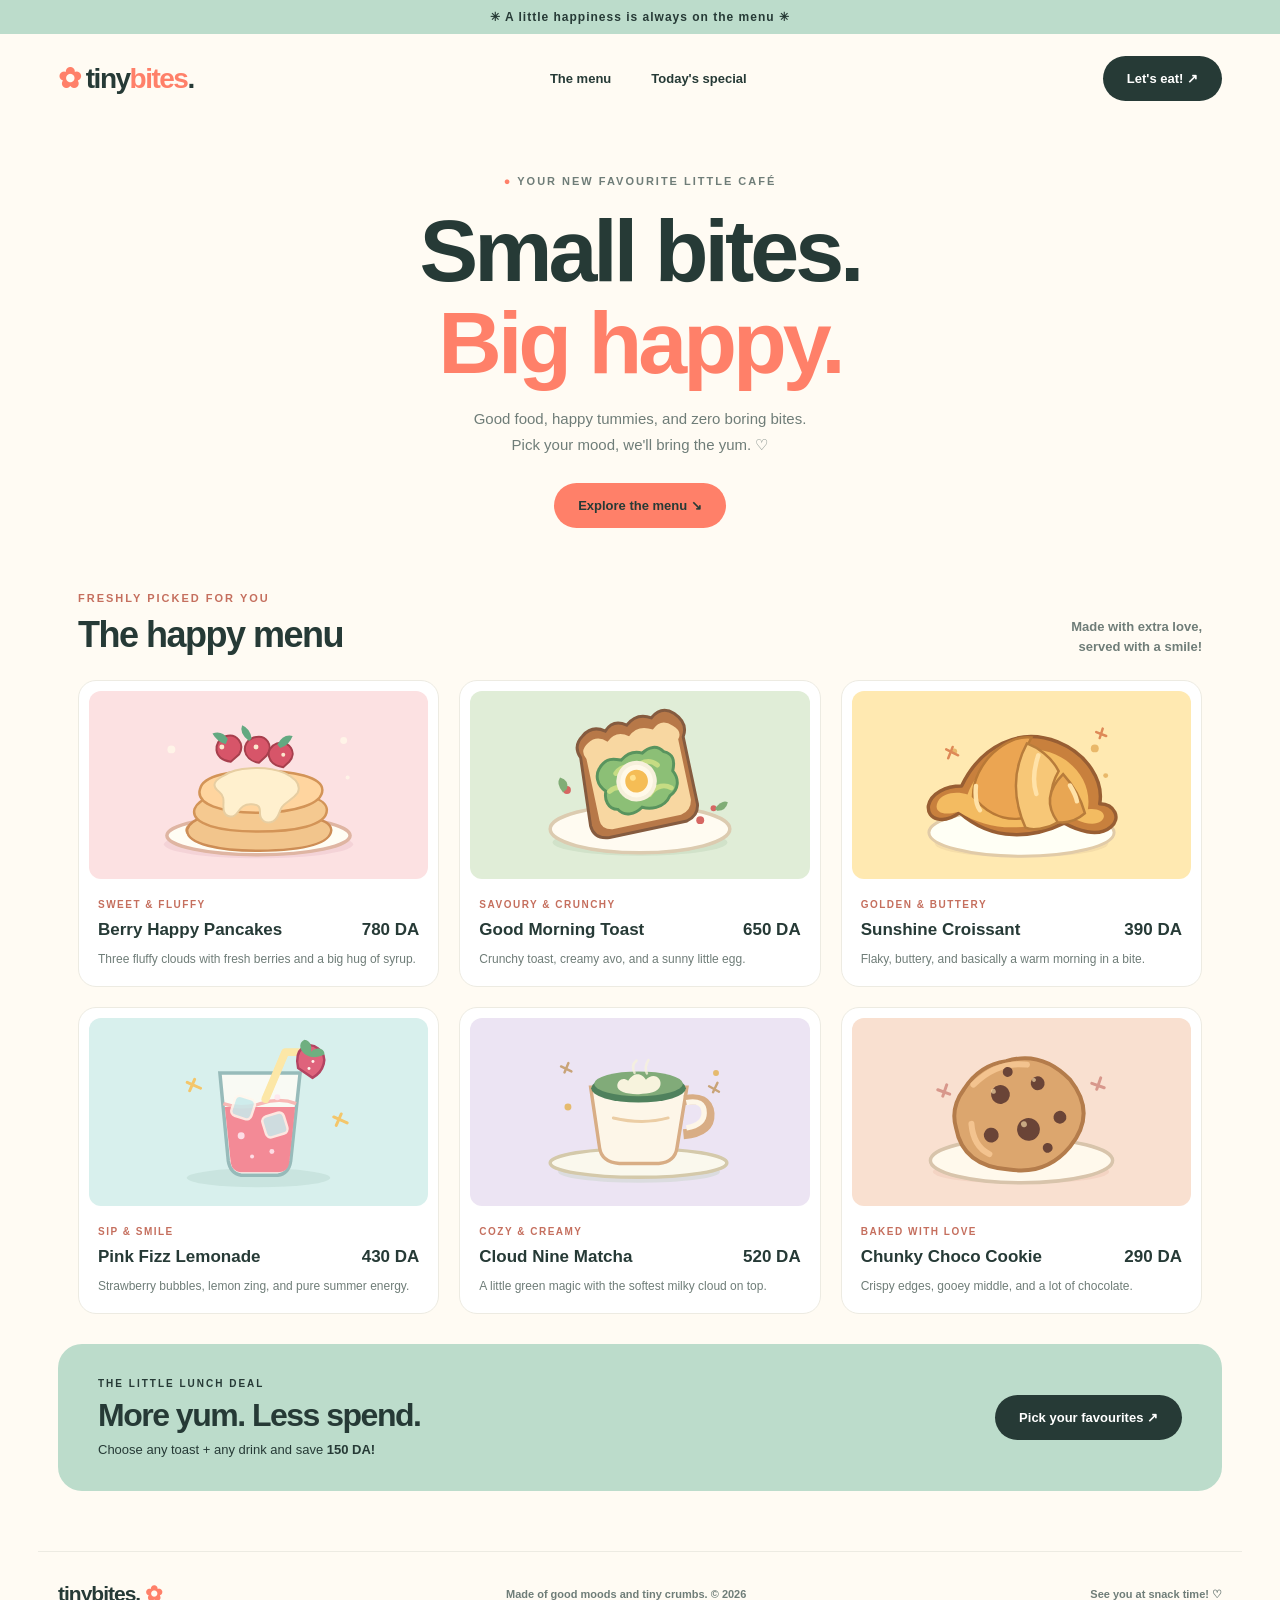
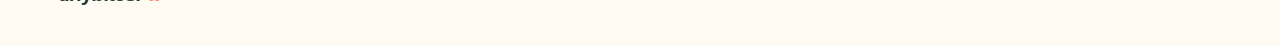
<file: 02-bignner/04-Tiny-Bites-Instructor/student/index.html>
<!DOCTYPE html>
<html lang="en">
<head>
  <meta charset="UTF-8">
  <meta name="viewport" content="width=device-width, initial-scale=1.0">
  <title>Tiny Bites</title>
  <link rel="stylesheet" href="style.css">
</head>
<body>
  <p class="announcement">✳ A little happiness is always on the menu ✳</p>

  <header class="site-header">
    <a class="logo" href="#top"><span class="coral">✿</span> tiny<span class="coral">bites</span>.</a>
    <nav class="site-nav">
      <a href="#menu">The menu</a>
      <a href="#special">Today's special</a>
    </nav>
    <a class="button button-dark header-button" href="#menu">Let's eat! ↗</a>
  </header>

  <main id="top">
    <section class="intro">
      <p class="small-label"><span class="coral">●</span> YOUR NEW FAVOURITE LITTLE CAFÉ</p>
      <h1>Small bites.<br><span class="coral">Big happy.</span></h1>
      <p class="intro-text">Good food, happy tummies, and zero boring bites.<br>Pick your mood, we'll bring the yum. ♡</p>
      <a class="button button-coral" href="#menu">Explore the menu ↘</a>
    </section>

    <section class="menu" id="menu">
      <div class="menu-heading">
        <div>
          <p class="menu-label">FRESHLY PICKED FOR YOU</p>
          <h2>The happy menu</h2>
        </div>
        <p class="menu-note">Made with extra love,<br>served with a smile!</p>
      </div>
      <div class="menu-grid">
        <article class="food-card">
          <img class="food-image bg-pink" src="assets/pancakes.svg" alt="Stack of pancakes with berries and syrup">
          <p class="category">SWEET &amp; FLUFFY</p>
          <div class="name-row">
            <h3>Berry Happy Pancakes</h3>
            <strong>780 DA</strong>
          </div>
          <p class="description">Three fluffy clouds with fresh berries and a big hug of syrup.</p>
        </article>
        <article class="food-card">
          <img class="food-image bg-green" src="assets/toast.svg" alt="Avocado toast with a sunny egg">
          <p class="category">SAVOURY &amp; CRUNCHY</p>
          <div class="name-row">
            <h3>Good Morning Toast</h3>
            <strong>650 DA</strong>
          </div>
          <p class="description">Crunchy toast, creamy avo, and a sunny little egg.</p>
        </article>
        <article class="food-card">
          <img class="food-image bg-yellow" src="assets/croissant.svg" alt="Golden croissant on a plate">
          <p class="category">GOLDEN &amp; BUTTERY</p>
          <div class="name-row">
            <h3>Sunshine Croissant</h3>
            <strong>390 DA</strong>
          </div>
          <p class="description">Flaky, buttery, and basically a warm morning in a bite.</p>
        </article>
        <article class="food-card">
          <img class="food-image bg-mint" src="assets/strawberry-soda.svg" alt="Pink strawberry lemonade in a glass">
          <p class="category">SIP &amp; SMILE</p>
          <div class="name-row">
            <h3>Pink Fizz Lemonade</h3>
            <strong>430 DA</strong>
          </div>
          <p class="description">Strawberry bubbles, lemon zing, and pure summer energy.</p>
        </article>
        <article class="food-card">
          <img class="food-image bg-lilac" src="assets/matcha.svg" alt="Cup of matcha with milk foam on top">
          <p class="category">COZY &amp; CREAMY</p>
          <div class="name-row">
            <h3>Cloud Nine Matcha</h3>
            <strong>520 DA</strong>
          </div>
          <p class="description">A little green magic with the softest milky cloud on top.</p>
        </article>
        <article class="food-card">
          <img class="food-image bg-peach" src="assets/cookie.svg" alt="Chunky chocolate chip cookie on a plate">
          <p class="category">BAKED WITH LOVE</p>
          <div class="name-row">
            <h3>Chunky Choco Cookie</h3>
            <strong>290 DA</strong>
          </div>
          <p class="description">Crispy edges, gooey middle, and a lot of chocolate.</p>
        </article>
      </div>
    </section>

    <section class="offer" id="special">
      <div>
        <p class="offer-label">THE LITTLE LUNCH DEAL</p>
        <h2>More yum. Less spend.</h2>
        <p class="offer-text">Choose any toast + any drink and save <strong>150 DA!</strong></p>
      </div>
      <a class="button button-dark" href="#menu">Pick your favourites ↗</a>
    </section>
  </main>

  <footer class="site-footer">
    <p class="logo">tinybites. <span class="coral">✿</span></p>
    <p>Made of good moods and tiny crumbs. © 2026</p>
    <p>See you at snack time! ♡</p>
  </footer>
</body>
</html>
</file>
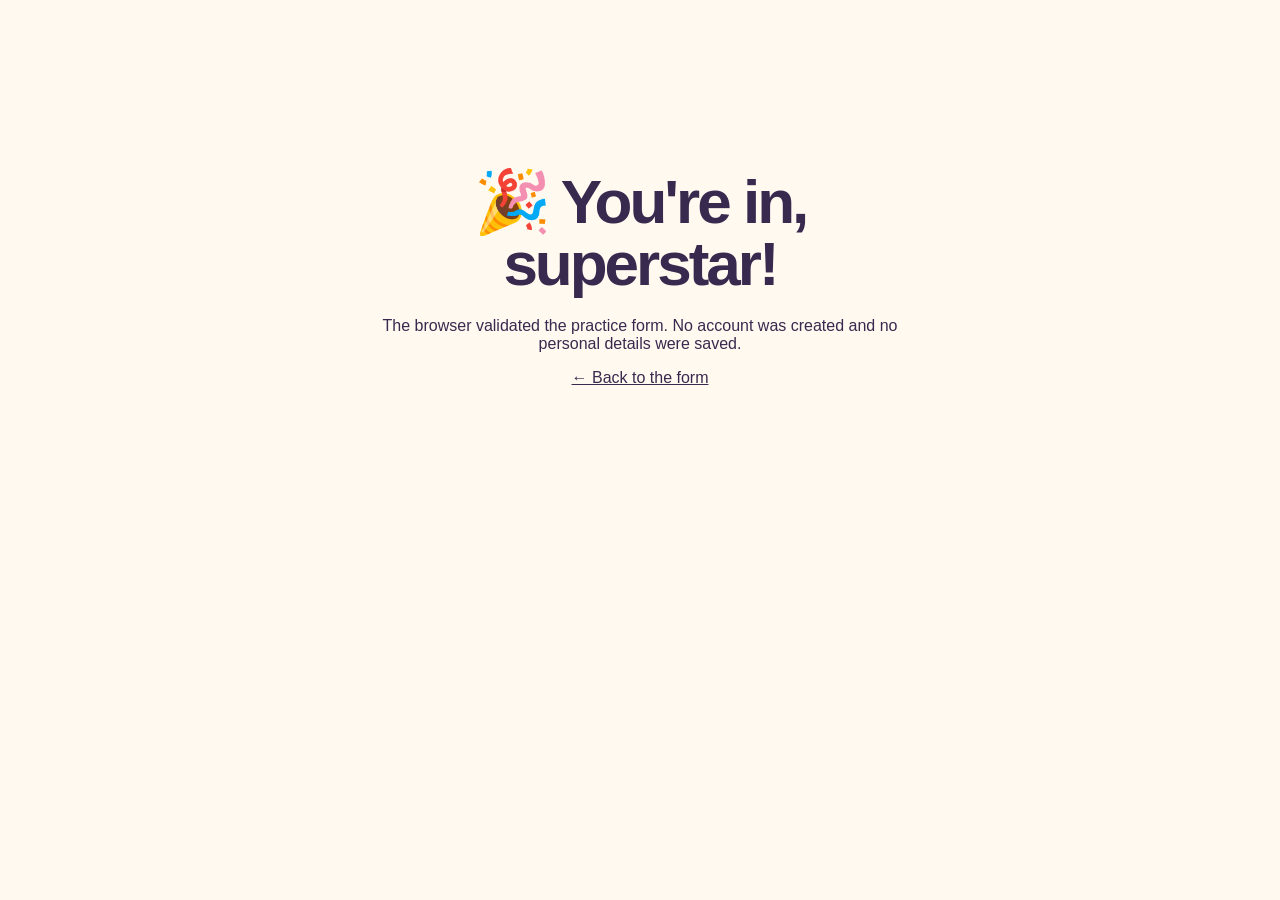
<file: 02-bignner/03-Join-the-Club-Instructor/student/welcome.html>
<!DOCTYPE html>
<html lang="en">
<head>
  <meta charset="UTF-8">
  <meta name="viewport" content="width=device-width, initial-scale=1.0">
  <title>Welcome | The Happy Club</title>
  <link rel="stylesheet" href="style.css">
</head>
<body>
  <main style="max-width:650px;margin:12vh auto;padding:35px;text-align:center">
    <h1>🎉 You're in, superstar!</h1>
    <p>The browser validated the practice form. No account was created and no personal details were saved.</p>
    <p><a href="index.html">← Back to the form</a></p>
  </main>
</body>
</html>
</file>
<file: 03-HAVE-FUN-STUDENTS/01-Capy-Cafe/style.css>
:root {
  --background: #fffaf3;
  --text: #4d342b;
  --accent: #ed8d76;
  --extra: #e3f1e7;
}

* { box-sizing: border-box; }
body {
  margin: 0;
  font-family: Arial, sans-serif;
  background-color: var(--background);
  color: var(--text);
}
img { max-width: 100%; height: auto; }
a { color: inherit; }
.container { max-width: 1050px; margin: 0 auto; padding: 0 20px; }
.section { padding: 80px 0; }

.top-bar {
  margin: 0;
  padding: 8px;
  background-color: var(--text);
  color: white;
  font-size: 13px;
  font-weight: bold;
  text-align: center;
}
.site-header {
  padding: 20px 0;
  box-shadow: 0 2px 10px rgba(77, 52, 43, 0.1);
}
.nav {
  display: flex;
  justify-content: space-between;
  align-items: center;
}
.logo {
  font-size: 24px;
  font-weight: bold;
  text-decoration: none;
}
.logo span {
  color: var(--accent);
}
nav a {
  margin: 0 15px;
  font-size: 14px;
  font-weight: bold;
  text-decoration: none;
}
.treat-button {
  padding: 12px 20px;
  background-color: var(--text);
  color: white;
  border-radius: 30px;
  font-size: 14px;
  font-weight: bold;
  text-decoration: none;
}

.hero {
  display: flex;
  align-items: center;
  justify-content: space-between;
  gap: 40px;
  padding-top: 70px;
  padding-bottom: 70px;
}
.hero-image {
  width: 45%;
}
.eyebrow {
  color: var(--accent);
  font-size: 12px;
  font-weight: bold;
  letter-spacing: 2px;
}
.hero h1 {
  font-size: 64px;
  line-height: 1.1;
  margin: 10px 0 20px;
}
.hero h1 span {
  position: relative;
  color: var(--accent);
}
.hero h1 span::after {
  content: "";
  position: absolute;
  left: 5%;
  right: 3%;
  bottom: -8px;
  height: 8px;
  background-color: #f8d9a6;
  border-radius: 50%;
  transform: rotate(-1.5deg);
}
.hero-text {
  max-width: 430px;
  line-height: 1.7;
  color: #7d655b;
}
.button {
  display: inline-block;
  margin: 20px 10px 0 0;
  padding: 14px 24px;
  background-color: #f9c1ab;
  border: 2px solid #f9c1ab;
  border-radius: 30px;
  font-size: 14px;
  font-weight: bold;
  text-decoration: none;
}
.button-outline {
  background-color: white;
  border-color: #e0cfc6;
}
.button-dark {
  background-color: var(--text);
  border-color: var(--text);
  color: white;
}
.rating {
  display: inline-block;
  margin-top: 30px;
  padding: 10px 18px;
  background-color: white;
  border: 1px solid #eadcd3;
  border-radius: 30px;
  font-size: 13px;
}

.perks {
  padding: 18px 0;
  background-color: #fff2e8;
  border-top: 1px solid #f6e1d4;
  border-bottom: 1px solid #f6e1d4;
}
.perks-row {
  display: flex;
  flex-wrap: wrap;
  justify-content: space-between;
  gap: 12px;
}
.perks span {
  padding: 8px 14px;
  background-color: var(--background);
  border: 1px solid #ead8cc;
  border-radius: 30px;
  color: #7d655b;
  font-size: 15px;
}

.section-head {
  max-width: 700px;
  margin: 0 auto 40px;
  text-align: center;
}
h2 {
  font-size: 44px;
  line-height: 1.15;
  margin: 10px 0 15px;
}
h2 span {
  color: #e78fa4;
}
.intro {
  color: #7d655b;
  line-height: 1.7;
}

.cards {
  display: grid;
  grid-template-columns: repeat(3, 1fr);
  gap: 30px;
}
.card,
.crew-card {
  padding-bottom: 15px;
  border-bottom: 1px solid #d9cbc4;
}
.card img {
  display: block;
  width: 100%;
}
.name-row {
  display: flex;
  justify-content: space-between;
  align-items: center;
}
.name-row h3 {
  margin: 15px 0 5px;
  font-size: 22px;
}
.price {
  padding: 6px 8px;
  background-color: #fde8df;
  border-radius: 6px;
  color: var(--accent);
  font-size: 13px;
  font-weight: bold;
}
.card p {
  color: #7d655b;
  font-size: 14px;
  line-height: 1.6;
}
.note {
  width: fit-content;
  margin: 30px auto 0;
  padding: 10px 16px;
  background-color: #fde8df;
  border-radius: 30px;
  color: #b0705c;
  font-size: 14px;
  font-weight: bold;
}

.crew {
  background-color: var(--extra);
}
.crew-card {
  text-align: center;
  border-bottom-color: #b9d3c3;
}
.avatar {
  width: 120px;
  height: 120px;
  margin: 0 auto;
  display: flex;
  align-items: center;
  justify-content: center;
  background-color: #fff2e8;
  border: 6px solid white;
  border-radius: 50%;
  font-size: 64px;
}
.crew-card h3 {
  margin: 15px 0 8px;
  font-size: 26px;
}
.crew-card p {
  color: #7d655b;
  font-size: 14px;
  line-height: 1.6;
}
.crew-card .role {
  display: inline-block;
  margin: 0;
  padding: 5px 10px;
  background-color: var(--background);
  border-radius: 30px;
  color: var(--accent);
  font-size: 13px;
  font-weight: bold;
}

.visit-box {
  display: grid;
  grid-template-columns: 1.2fr 1fr;
  border: 8px solid white;
  border-radius: 30px;
  overflow: hidden;
  box-shadow: 0 10px 30px rgba(77, 52, 43, 0.08);
}
.visit-text {
  padding: 50px;
  background-color: #fff0e5;
}
.info {
  color: #7d655b;
  font-size: 14px;
  line-height: 1.6;
}
.info strong {
  color: var(--text);
}
.visit-art {
  display: flex;
  flex-direction: column;
  align-items: center;
  justify-content: center;
  padding: 40px 20px;
  background-color: #f6cfb8;
}
.cup {
  width: 240px;
  height: 240px;
  display: flex;
  align-items: center;
  justify-content: center;
  background-color: #fde6d8;
  border-radius: 50%;
  font-size: 120px;
}
.visit-art p {
  color: #a0604c;
  font-size: 22px;
}

.footer {
  padding: 30px 0 20px;
  border-top: 1px solid #ead8cc;
}
.footer-row {
  display: flex;
  justify-content: space-between;
  align-items: center;
}
.footer-row p {
  color: #7d655b;
  font-size: 13px;
}
.back-top {
  font-size: 14px;
  font-weight: bold;
  text-decoration: none;
}
.fine-print {
  margin: 10px 0 0;
  color: #a08a80;
  font-size: 12px;
  text-align: center;
}

@media (max-width: 800px) {
  .nav {
    flex-wrap: wrap;
  }
  nav {
    order: 3;
    width: 100%;
    margin-top: 15px;
    display: flex;
    justify-content: space-between;
  }
  nav a {
    margin: 0;
  }
  .hero {
    flex-direction: column;
    text-align: center;
  }
  .hero h1 {
    font-size: 44px;
  }
  .hero-text {
    margin: 0 auto;
  }
  .hero-image {
    width: 100%;
  }
  .perks-row {
    justify-content: center;
  }
  h2 {
    font-size: 34px;
  }
  .cards,
  .visit-box {
    grid-template-columns: 1fr;
  }
  .visit-text {
    padding: 30px;
  }
  .footer-row {
    flex-direction: column;
    text-align: center;
  }
}
</file>
<file: 01-pure-bignner/03-sunshine-lemonade-party/STUDENT/style.css>
/* Challenge 03: change the colors! */
body {
  font-family: Arial, sans-serif;
  background-color: #fff9d8;
  color: #4b3b32;
}
h1 {
    color: #e37428;
    text-align: center;
}
h2 {
    color: #558b55;
}
</file>
<file: 01-pure-bignner/04-adopt-pip-card/STUDENT/style.css>
/* Challenge 04: style your first card. */
body {
  font-family: Arial, sans-serif;
  background-color: #e8f1fb;
  color: #2b3a4a;
  text-align: center;
}
.card {
    background-color: white;
    width: 250px;
    padding: 20px;
    margin: 30px auto;
    border: 2px solid #94bde8;
}
h1 {
    color: #2f6fb3;
}
a {
    color: #e07a5f;
}
</file>
<file: 01-pure-bignner/05-bloop-poster/student/style.css>
/* CHALLENGE 01 — start here! */
body {
  font-family: Arial, sans-serif;
  background-color: #EDE6FF;
  color: #443C61;
  text-align: center;
  margin: 0;
  padding: 40px 20px;
}
.poster {
  background-color: white;
  max-width: 420px;
  margin: 0 auto;
  padding: 30px;
  border: 3px solid #2E2250;
  box-shadow: 8px 8px 0 #C9B6F7;
  border-radius: 20px;
}
img { width: 250px; max-width: 100%; }

.eyebrow {
    color: #8B7FC7;
    font-size: 13px;
    letter-spacing: 2px;
}

h1 {
    font-size: 36px;
}

h1 span {
    color: #83ff;
}

.lead {
    font-size: 18px;
    color: #665599
}

.little {
    background-color: #FFE68A;
    padding: 10px;
    border-radius: 10px;
}

.footer {
    color: #8B7FC7;
    font-size: 14px;
}

.button {
    display: inline-block;
    background-color: #6B4EE6;
    color: white;
    padding: 12px 24px;
    border-radius: 999px;
    text-decoration: none;
    font-weight: bold;
}
</file>
<file: 01-pure-bignner/06-cookie-recipe/student/style.css>
/* CHALLENGE 02 — basic CSS */
body {
  font-family: Arial, sans-serif;
  background-color: #FFEBD3;
  color: #513829;
  margin: 0;
  padding: 20px;
}
.recipe {
  background-color: #fffdf7;
  max-width: 700px;
  margin: 20px auto;
  padding: 34px;
  border: 2px solid #E6BE94;
  border-radius: 20px;
}
img { width: 100%; }
.top-note {
    color: #C27A4A;
    font-size: 12px;
    font-weight: bold;
    letter-spacing: 2px;
}
h1{
    font-family: Georgia, serif;
    font-size: 46px;
    margin: 0;
}
h1 em {
    color: #D0743C;
}
.intro {
    color: #7E5F4B;
    font-size: 18px;
}
.info{
    background-color: #FAEBD0;
    padding: 12px;
    border-radius: 8px;
    text-align: center;
}
h2 {
    font-family: Georgia, serif;
    color: #B8623A;
    padding-bottom: 8px;
    border-bottom: 2px solid #EEDFCB;
}
li {
    margin-bottom: 22px;
}
.tip {
  background-color: #FBE4BD;
  padding: 18px;
  border-left: 5px solid #CF7440;
  border-radius: 6px;
}
.footer {
  color: #B8623A;
  font-weight: bold;
  text-align: center;
}
</file>
<file: 01-pure-bignner/07-weekend-board/student/style.css>
/* CHALLENGE 03 — simple tables and basic CSS */
body {
  font-family: Arial, sans-serif;
  background-color: #DFF3F7;
  color: #244651;
  margin: 0;
  padding: 20px 14px;
}
.board {
  background-color: white;
  max-width: 770px;
  margin: 15px auto;
  padding: 32px;
  border: 3px solid #356C77;
  border-radius: 24px;
}
img {
  display: block;
  width: 100%;
  max-width: 590px;
  margin: 0 auto;
}
.top-note {
  color: #397C8A;
  font-size: 12px;
  font-weight: bold;
  letter-spacing: 2px;
}
h1 {
  color: #236675;
  font-size: 42px;
  margin: 0;
}
.intro {
  color: #627A82;
  font-size: 18px;
  margin-bottom: 23px;
}
h2 {
  font-size: 22px;
  margin: 26px 0 18px;
}
table {
  width: 100%;
  border-collapse: collapse;
  font-size: 15px;
}
th, td {
  padding: 15px;
  text-align: left;
}
th {
  background-color: #236675;
  color: white;
}
td {
  border-bottom: 1px solid #CADFE3;
}
tbody tr:nth-child(even) {
  background-color: #EFF8F9;
}
.reminder {
  background-color: #FFF1C4;
  padding: 18px;
  border-radius: 14px;
  margin: 25px 0;
  display: flex;
}
.footer {
  color: #3F818F;
  font-weight: bold;
  text-align: center;
}
@media (max-width: 360px) {
  th, td {
    padding: 12px 8px;
  }
}
</file>
<file: 01-pure-bignner/08-tiny-plant-shop/student/style.css>
/* CHALLENGE 04 — slightly harder, but still only basic CSS */
body {
  background-color: #E6F0DC;
  color: #264737;
  font-family: Arial, sans-serif;
  text-align: center;
  margin: 0;
  padding: 35px 12px;
}
.shop { max-width: 1030px; margin: 0 auto; }
.brand {
  color: #4B7454;
  font-size: 14px;
  font-weight: bold;
  letter-spacing: 3px;
}
h1 {
  font-family: Georgia, serif;
  font-size: 47px;
  margin: 0;
}
h1 em {
  color: #779D64;
}
.intro {
  color: #678172;
  font-size: 18px;
  margin-bottom: 39px;
}
.plant {
  display: inline-block;
  vertical-align: top;
  box-sizing: border-box;
  width: 29%;
  background-color: white;
  border: 2px solid #BDD2B7;
  border-radius: 16px;
  margin: 8px;
  padding: 12px;
  text-align: left;
}
.plant img {
  display: block;
  width: 100%;
}
.plant h2 {
  font-size: 24px;
  margin: 22px 7px 10px;
}
.plant p {
  color: #708377;
  font-size: 14px;
  margin: 0 7px 18px;
}
.plant .price {
  color: #31553D;
  font-size: 23px;
  font-weight: bold;
  margin-bottom: 18px;
}
.plant a {
  display: block;
  background-color: #315D45;
  color: white;
  font-size: 14px;
  font-weight: bold;
  text-align: center;
  text-decoration: none;
  line-height: 16px;
  padding: 13px;
  border-radius: 8px;
  margin-bottom: 13px;
}
.slogan {
  background-color: #FFF5CB;
  max-width: 630px;
  margin: 32px auto 24px;
  padding: 18px;
  border-radius: 10px;
}
.footer {
  color: #73917C;
  font-size: 12px;
}
@media (max-width: 660px) {
  h1 {
    font-size: 34px;
  }
  .intro {
    padding: 0 10px;
    margin-bottom: 37px;
  }
  .plant {
    display: block;
    width: auto;
    margin: 16px 2px;
  }
  .slogan {
    margin: 30px 2px 24px;
  }
}
</file>
<file: 02-bignner/01-My-Little-Profile-Instructor/student/style.css>
/* CHALLENGE 01 — MY LITTLE PROFILE */
:root {
  --ink: #26344e;
  --muted: #74849d;
  --blue: #536dde;
  --lavender: #e9e4ff;
  --mint: #dcf8e9;
  --peach: #ffe7d8;
  --paper: #fff;
  --line: #edf0f8;
  --yellow: #fff2a8;
  --coral: #ff9f7a;
}
* { box-sizing: border-box; }
body {
  margin: 0;
  background: #edf3ff;
  color: var(--ink);
  font-family: Arial, sans-serif;
}

/* Page: centres everything, up and down and left and right */
.page {
  position: relative;
  overflow: hidden;
  min-height: 100vh;
  display: flex;
  flex-direction: column;
  align-items: center;
  justify-content: center;
  padding: 28px 12px 20px;
}
.page-circle {
  position: absolute;
  z-index: -1;
  border-radius: 50%;
}
.page-circle-left {
  top: 95px;
  left: 95px;
  width: 183px;
  height: 183px;
  background: #d4e4ff;
}
.page-circle-right {
  right: 38px;
  bottom: 49px;
  width: 276px;
  height: 276px;
  background: #dce9ff;
}
.brand {
  display: flex;
  align-items: center;
  gap: 7px;
  font-weight: bold;
  font-size: 22px;
  letter-spacing: -1px;
  margin-bottom: 20px;
}
.brand-star {
  color: var(--blue);
  font-size: 38px;
  line-height: 1;
}
.brand-dot { color: var(--coral); }

/* Card */
.profile-card {
  background: var(--paper);
  max-width: 425px;
  width: 100%;
  overflow: hidden;
  border: 1px solid #e2e9f9;
  border-radius: 26px;
  box-shadow: 0 16px 60px rgba(38, 52, 78, 0.12);
}

/* Cover banner */
.cover {
  position: relative;
  height: 160px;
  background: linear-gradient(135deg, #6e86ee, #a4a4f4);
  color: white;
  padding: 19px 22px;
}
.cover-circle {
  position: absolute;
  border-radius: 50%;
  background: rgba(255, 255, 255, 0.1);
  border: 1px solid rgba(255, 255, 255, 0.35);
}
.cover-circle-left {
  top: 57px;
  left: -68px;
  width: 210px;
  height: 210px;
}
.cover-circle-right {
  top: -68px;
  right: -49px;
  width: 120px;
  height: 120px;
}
.cover-label {
  position: relative;
  display: inline-block;
  font-size: 10px;
  font-weight: bold;
  letter-spacing: 2px;
  padding: 7px 12px;
  border: 1px solid rgba(255, 255, 255, 0.6);
  border-radius: 999px;
}
.squiggle {
  position: absolute;
  top: 56px;
  left: 37%;
  width: 40px;
  height: 24px;
}
.squiggle path {
  fill: none;
  stroke: #c9f5d5;
  stroke-width: 2.5;
  stroke-linecap: round;
}
.star {
  position: absolute;
  color: var(--yellow);
}
.star-left {
  top: 100px;
  left: 58px;
  font-size: 34px;
}
.star-right {
  top: 102px;
  right: 42px;
  font-size: 38px;
}
.cover-message {
  position: absolute;
  top: 56px;
  right: 20px;
  margin: 0;
  font-size: 16px;
  font-weight: bold;
  line-height: 1.2;
  text-align: center;
  transform: rotate(-6deg);
}

/* Card content */
.profile-content {
  padding: 0 31px 26px;
  text-align: center;
}
.avatar {
  position: relative;
  display: block;
  width: 118px;
  height: 118px;
  margin: -56px auto 11px;
  border: 5px solid white;
  border-radius: 50%;
  box-shadow: 0 8px 20px rgba(38, 52, 78, 0.15);
}
.availability {
  display: inline-block;
  margin: 0;
  padding: 6px 12px;
  background: #e6f9ef;
  border-radius: 999px;
  color: #1c7c54;
  font-size: 11px;
  font-weight: bold;
}
.availability-dot {
  display: inline-block;
  width: 7px;
  height: 7px;
  margin-right: 7px;
  background: #2ebf7a;
  border-radius: 50%;
}
h1 {
  font-size: 28px;
  letter-spacing: -1px;
  margin: 13px 0 0;
}
.flower {
  color: #ff9f59;
  font-size: 24px;
  font-weight: normal;
}
.username {
  color: var(--blue);
  font-size: 13px;
  font-weight: bold;
  margin: 3px 0 16px;
}
.bio {
  color: #5c6b85;
  font-size: 13.5px;
  line-height: 1.65;
  max-width: 335px;
  margin: 0 auto 19px;
}
.bio strong { color: var(--ink); }

/* Stats */
.stats {
  display: flex;
  padding: 16px 5px;
  border-top: 1px solid var(--line);
  border-bottom: 1px solid var(--line);
}
.stat {
  flex: 1;
  display: flex;
  flex-direction: column;
  align-items: center;
  gap: 3px;
  border-right: 1px solid var(--line);
}
.stat:last-child { border-right: none; }
.stat strong { font-size: 21px; letter-spacing: -0.5px; }
.stat span { color: var(--muted); font-size: 11px; }

/* Tags */
.interests h2 {
  font-size: 12px;
  margin: 21px 0 12px;
}
.tags {
  display: flex;
  flex-wrap: wrap;
  justify-content: center;
  gap: 7px;
}
.tag {
  padding: 8px 12px;
  border-radius: 10px;
  font-size: 11px;
  font-weight: bold;
}
.tag-lavender { background: var(--lavender); color: #5a4aa0; }
.tag-mint { background: var(--mint); color: #187a55; }
.tag-peach { background: var(--peach); color: #a75f35; }

/* Button */
.hello-button {
  display: flex;
  justify-content: center;
  gap: 10px;
  margin-top: 22px;
  padding: 14px;
  line-height: 16px;
  background: var(--blue);
  color: white;
  font-size: 14px;
  font-weight: bold;
  text-decoration: none;
  border-radius: 12px;
  box-shadow: 0 8px 18px rgba(83, 109, 222, 0.25);
}
.hello-button:hover { background: #4158c4; }
.hello-button:focus-visible {
  outline: 3px solid var(--ink);
  outline-offset: 3px;
}
.little-note {
  color: #9aa6ba;
  font-size: 10px;
  margin: 11px 0 0;
}
.page-footer {
  color: #7f8ca3;
  font-size: 11px;
  font-weight: bold;
  margin: 18px 0 0;
}
.heart { color: #ff7f8f; }

/* Phones */
@media (max-width: 480px) {
  .page { padding: 14px 12px 19px; }
  .brand { margin-bottom: 15px; }
  .username { margin-top: 2px; }
  .bio {
    line-height: 1.55;
    margin-bottom: 21px;
  }
  .page-footer { margin-top: 16px; }
  .page-circle-left { left: 6px; }
  .page-circle-right { right: -254px; }
  .cover { height: 148px; }
  .profile-content { padding: 0 21px 24px; }
}
</file>
<file: 02-bignner/02-Golden-Ticket-Instructor/student-starter/style.css>
/* CHALLENGE 02 — GOLDEN TICKET */
:root {
  --cream: #f7f0df;
  --ink: #302340;
  --coral: #ff7959;
  --yellow: #ffdf69;
  --paper: #fffaf0;
  --muted: #776b7b;
}
* { box-sizing: border-box; }
body {
  margin: 0;
  font-family: Arial, Helvetica, sans-serif;
  background: var(--cream);
  color: var(--ink);
}
.coral { color: var(--coral); }

/* Header */
.site-header, .site-footer {
  display: flex;
  justify-content: space-between;
  align-items: center;
  gap: 16px;
  max-width: 1160px;
  margin: 0 auto;
  padding: 20px;
}
.site-header p, .site-footer p { margin: 0; }
.brand {
  font-size: 26px;
  font-weight: bold;
  letter-spacing: -1px;
}
.challenge-label {
  font-size: 11px;
  font-weight: bold;
  letter-spacing: 2px;
}

/* Intro */
.intro {
  text-align: center;
  padding: 24px 20px 36px;
}
.intro-label {
  font-size: 11px;
  font-weight: bold;
  letter-spacing: 2px;
  margin: 0;
}
h1 {
  font-size: 66px;
  letter-spacing: -3px;
  margin: 14px 0;
}
.intro-text {
  color: var(--muted);
  font-size: 15px;
  margin: 0;
}

/* Ticket */
.ticket {
  display: flex;
  max-width: 1160px;
  margin: 0 auto;
  border: 3px solid var(--ink);
  border-radius: 16px;
  box-shadow: 14px 14px 0 var(--ink);
  overflow: hidden;
}
.ticket-left {
  flex: 3;
  background: var(--coral);
  padding: 30px;
}
.ticket-right {
  flex: 2;
  background: var(--paper);
  padding: 30px;
  border-left: 3px dashed var(--ink);
}
.ticket-row {
  display: flex;
  justify-content: space-between;
  gap: 16px;
  font-size: 10px;
  font-weight: bold;
  letter-spacing: 1.5px;
}
.ticket-row-top {
  padding-bottom: 14px;
  border-bottom: 2px solid var(--ink);
}
.ticket-row-bottom {
  padding-top: 14px;
  border-top: 2px solid var(--ink);
}
.overline {
  font-size: 11px;
  font-weight: bold;
  letter-spacing: 1.5px;
  margin: 22px 0 8px;
}
.ticket-right .overline {
  color: var(--muted);
  margin-top: 0;
}
.festival-name {
  font-size: 104px;
  line-height: 0.9;
  letter-spacing: -3px;
  margin: 0;
  text-shadow: 4px 4px 0 var(--yellow);
}
.festival-text {
  font-size: 14px;
  font-weight: bold;
  line-height: 1.4;
  margin: 20px 0 24px;
}
.admit {
  font-size: 30px;
  letter-spacing: -1px;
  margin: 0 0 34px;
}
.detail-row {
  display: flex;
  gap: 24px;
}
.detail { margin-bottom: 22px; }
.detail-label {
  color: var(--muted);
  font-size: 10px;
  font-weight: bold;
  letter-spacing: 1.5px;
  margin: 0 0 6px;
}
.detail-value {
  font-size: 15px;
  font-weight: bold;
  margin: 0;
}
.ticket-number {
  font-size: 11px;
  font-weight: bold;
  letter-spacing: 1px;
  margin: 12px 0 0;
  padding-top: 16px;
  border-top: 2px solid var(--ink);
}

/* Footer */
.site-footer {
  flex-wrap: wrap;
  color: var(--muted);
  font-size: 10px;
  font-weight: bold;
  letter-spacing: 1.5px;
  margin-top: 24px;
}
main { padding: 0 20px; }

/* Tablet */
@media (max-width: 1000px) {
  h1 { font-size: 44px; letter-spacing: -2px; }
  .festival-name { font-size: 68px; }
}

/* Phones: the two panels stack */
@media (max-width: 700px) {
  main { padding: 0 14px; }
  .site-header, .site-footer { padding: 16px 14px; }
  h1 { font-size: 32px; letter-spacing: -2px; }
  .brand { font-size: 22px; white-space: nowrap; }
  .challenge-label { font-size: 9px; letter-spacing: 1px; white-space: nowrap; }
  .ticket-row { font-size: 8px; }
  .ticket {
    flex-direction: column;
    box-shadow: 8px 8px 0 var(--ink);
  }
  .ticket-left, .ticket-right {
    flex: none;
    padding: 24px;
  }
  .ticket-right {
    border-left: none;
    border-top: 3px dashed var(--ink);
  }
  .site-footer {
    flex-direction: column;
    text-align: center;
  }
}
</file>
<file: 02-bignner/03-Join-the-Club-Instructor/student/style.css>
/* CHALLENGE 04 — THE HAPPY CLUB */
:root {
  --ink: #372A4E;
  --purple: #5945B7;
  --lilac: #E7DEFD;
  --rose: #F9B6C7;
  --paper: #FFFDF9;
  --cream: #FFF9F0;
  --muted: #796E86;
  --line: #E7E1E9;
  --yellow: #FCEB9D;
}
* { box-sizing: border-box; }
body { margin: 0; font-family: Arial, sans-serif; background: var(--cream); color: var(--ink); }
button, input, select { font: inherit; }
a { color: inherit; }

.site-header, .site-footer { max-width: 1200px; margin: auto; padding: 20px; }
.site-header { display: flex; justify-content: space-between; gap: 12px; align-items: center; }
.brand { font-weight: 800; text-decoration: none; }
.page-layout { max-width: 1200px; padding: 12px 20px 28px; margin: auto; }
.welcome-panel, .form-panel { padding: 25px; margin-bottom: 20px; }
.club-artwork { display: block; width: 100%; height: auto; }
.field { margin-bottom: 18px; }
.field label { display: block; margin-bottom: 7px; font-size: 12px; font-weight: 800; }
.field input, .field select { display: block; width: 100%; max-width: 100%; padding: 12px; border: 1px solid var(--line); border-radius: 6px; }
.field-hint { display: block; margin-top: 5px; color: var(--muted); }
.vibe-group { margin: 12px 0; padding: 12px; }
.vibe-options { display: flex; flex-wrap: wrap; gap: 15px; margin-top: 10px; }
.checkbox-line { display: flex; gap: 10px; align-items: flex-start; margin: 18px 0; }
.join-button { background: var(--purple); color: white; padding: 14px 20px; border: none; cursor: pointer; }
.privacy-note { color: var(--muted); font-size: 12px; }

/* Header and footer */
.brand {
  display: flex;
  align-items: center;
  gap: 10px;
  font-size: 20px;
  letter-spacing: -1px;
}
.brand-icon {
  display: flex;
  justify-content: center;
  align-items: center;
  width: 38px;
  height: 38px;
  background: var(--yellow);
  border-radius: 10px;
  color: var(--purple);
  font-size: 24px;
}
.header-note {
  color: var(--muted);
  font-size: 11px;
  font-weight: bold;
  letter-spacing: 2px;
}
.site-footer {
  display: flex;
  justify-content: space-between;
  flex-wrap: wrap;
  gap: 8px;
  color: var(--muted);
  font-size: 10px;
  font-weight: bold;
  letter-spacing: 1px;
}

/* Two panels */
.page-layout {
  display: grid;
  grid-template-columns: 1fr 1.1fr;
  gap: 22px;
}
.welcome-panel, .form-panel {
  margin-bottom: 0;
  border-radius: 28px;
}
.welcome-panel {
  background: var(--lilac);
  padding: 44px 38px;
}
.form-panel {
  background: var(--paper);
  border: 1px solid var(--line);
  padding: 38px 46px;
}

/* Left panel */
.eyebrow, .tiny-label {
  color: var(--purple);
  font-size: 10px;
  font-weight: bold;
  letter-spacing: 2px;
  margin: 0;
}
h1 {
  font-size: 62px;
  line-height: 1;
  letter-spacing: -3px;
  margin: 28px 0 22px;
}
h1 em {
  color: var(--purple);
  font-style: normal;
}
.welcome-description {
  color: var(--muted);
  font-size: 15px;
  line-height: 1.7;
  max-width: 380px;
  margin: 0 0 24px;
}
.welcome-footnote {
  color: var(--muted);
  font-size: 12px;
  font-weight: bold;
  margin: 24px 0 0;
}

/* Right panel */
h2 {
  font-size: 40px;
  letter-spacing: -2px;
  margin: 14px 0 10px;
}
.form-intro {
  color: var(--muted);
  font-size: 14px;
  margin: 0 0 26px;
}
.form-grid {
  display: grid;
  grid-template-columns: 1fr 1fr;
  gap: 0 14px;
}
.full-width { grid-column: 1 / -1; }
.field label { font-size: 10px; letter-spacing: 1.5px; }
.field input, .field select {
  padding: 14px;
  background: white;
  border-radius: 12px;
  font-size: 13px;
}
.field input:focus, .field select:focus {
  outline: 3px solid var(--lilac);
  border-color: var(--purple);
}
.field-hint { font-size: 10px; }

/* Vibe cards */
.vibe-group {
  border: none;
  padding: 0;
  margin: 20px 0;
}
.vibe-group legend {
  font-size: 10px;
  font-weight: bold;
  letter-spacing: 1.5px;
  padding: 0;
}
.vibe-options {
  display: grid;
  grid-template-columns: repeat(3, 1fr);
  gap: 9px;
}
.vibe-option { position: relative; }
.vibe-option input {
  position: absolute;
  opacity: 0;
}
.vibe-option span {
  display: block;
  padding: 14px 6px;
  background: white;
  border: 1px solid var(--line);
  border-radius: 12px;
  font-size: 12px;
  font-weight: bold;
  text-align: center;
  cursor: pointer;
}
.vibe-option input:checked + span {
  background: var(--lilac);
  border-color: var(--purple);
  color: var(--purple);
}
.vibe-option input:focus-visible + span {
  outline: 3px solid var(--purple);
  outline-offset: 2px;
}

/* Checkbox and button */
.checkbox-line { font-size: 11px; color: var(--muted); }
.checkbox-line input {
  width: 17px;
  height: 17px;
  margin: 0;
  flex-shrink: 0;
  accent-color: var(--purple);
}
.join-button {
  width: 100%;
  padding: 17px;
  border-radius: 12px;
  font-size: 15px;
  font-weight: bold;
}
.join-button:hover { background: var(--ink); }
.join-button:focus-visible, .brand:focus-visible, .checkbox-line input:focus-visible {
  outline: 3px solid var(--ink);
  outline-offset: 2px;
}
.privacy-note {
  font-size: 10px;
  text-align: center;
  margin: 16px 0 0;
}

/* Tablets: the panels stack */
@media (max-width: 900px) {
  .page-layout { grid-template-columns: 1fr; }
}

/* Phones */
@media (max-width: 480px) {
  .site-header, .site-footer { padding: 16px 14px; }
  .header-note { display: none; }
  .page-layout { padding: 0 12px 16px; gap: 12px; }
  .welcome-panel { padding: 30px 22px; }
  .form-panel { padding: 26px 20px; }
  h1 { font-size: 46px; letter-spacing: -2px; }
  h2 { font-size: 32px; letter-spacing: -1.5px; }
  .eyebrow { letter-spacing: 1px; }
  .site-footer { flex-direction: column; }
}

/* Very small phones: one column */
@media (max-width: 360px) {
  .form-grid { grid-template-columns: 1fr; }
  .vibe-options { grid-template-columns: 1fr; }
  h2 { font-size: 27px; }
}
</file>
<file: 02-bignner/04-Tiny-Bites-Instructor/student/style.css>
/* Challenge 05 — Tiny Bites Menu */
:root {
  --cream: #FFFBF3;
  --ink: #263A36;
  --coral: #FF8069;
  --green: #BCDCCB;
  --pink: #FAD2D9;
  --yellow: #FFE29A;
  --muted: #6F7D78;
  --line: #EDEBE2;
}

* { box-sizing: border-box; }
body { margin: 0; background: var(--cream); color: var(--ink); font-family: Arial, sans-serif; }
img { max-width: 100%; }
a { color: inherit; text-decoration: none; }
.coral { color: var(--coral); }

/* Header */
.announcement {
  background: var(--green);
  font-size: 12px;
  font-weight: bold;
  letter-spacing: 1px;
  text-align: center;
  margin: 0;
  padding: 10px;
}
.site-header {
  display: flex;
  justify-content: space-between;
  align-items: center;
  gap: 20px;
  max-width: 1204px;
  margin: 0 auto;
  padding: 22px 20px;
}
.logo {
  font-size: 28px;
  font-weight: bold;
  letter-spacing: -1.5px;
}
.site-nav {
  display: flex;
  gap: 40px;
  font-size: 13px;
  font-weight: bold;
}
.site-nav a:hover { color: var(--coral); }
.site-nav a:focus-visible, .button:focus-visible, .logo:focus-visible {
  outline: 3px solid var(--ink);
  outline-offset: 3px;
}

/* Buttons */
.button {
  display: inline-block;
  padding: 15px 24px;
  border-radius: 999px;
  font-size: 13px;
  font-weight: bold;
}
.button-dark { background: var(--ink); color: white; }
.button-dark:hover { background: #3a5650; }
.button-coral { background: var(--coral); }
.button-coral:hover { background: #ff957f; }

/* Intro */
.intro {
  text-align: center;
  padding: 52px 20px 64px;
}
.small-label {
  color: var(--muted);
  font-size: 11px;
  font-weight: bold;
  letter-spacing: 2px;
  margin: 0;
}
h1 {
  font-size: 88px;
  line-height: 1.04;
  letter-spacing: -4px;
  margin: 18px 0;
}
.intro-text {
  color: var(--muted);
  font-size: 15px;
  line-height: 1.7;
  margin: 0 0 26px;
}

/* Menu */
.menu, .offer {
  max-width: 1164px;
  margin: 0 auto;
}
.menu { padding: 0 20px; }
.menu-heading {
  display: flex;
  justify-content: space-between;
  align-items: flex-end;
  gap: 20px;
  margin-bottom: 24px;
}
.menu-label {
  color: #C56F5E;
  font-size: 11px;
  font-weight: bold;
  letter-spacing: 2px;
  margin: 0 0 10px;
}
h2 {
  font-size: 36px;
  letter-spacing: -1.5px;
  margin: 0;
}
.menu-note {
  color: var(--muted);
  font-size: 13px;
  font-weight: bold;
  line-height: 1.5;
  text-align: right;
  margin: 0;
}
.menu-grid {
  display: grid;
  grid-template-columns: repeat(3, 1fr);
  gap: 20px;
}
.food-card {
  background: white;
  border: 1px solid var(--line);
  border-radius: 18px;
  padding: 10px 10px 18px;
}
.food-card:hover { box-shadow: 0 8px 24px rgba(38, 58, 54, 0.1); }
.food-image {
  display: block;
  width: 100%;
  height: 188px;
  object-fit: contain;
  border-radius: 12px;
}
.bg-pink { background: #FCE1E2; }
.bg-green { background: #E0EDD7; }
.bg-yellow { background: #FFE9B1; }
.bg-mint { background: #D8F0ED; }
.bg-lilac { background: #ECE4F3; }
.bg-peach { background: #F9E0D0; }
.category {
  color: #C56F5E;
  font-size: 10px;
  font-weight: bold;
  letter-spacing: 1.5px;
  margin: 20px 9px 10px;
}
.name-row {
  display: flex;
  justify-content: space-between;
  align-items: baseline;
  gap: 12px;
  margin: 0 9px;
  font-size: 17px;
}
h3 {
  font-size: 17px;
  margin: 0;
}
.description {
  color: var(--muted);
  font-size: 12px;
  line-height: 1.5;
  margin: 10px 9px 0;
}

/* Offer banner */
.offer {
  display: flex;
  justify-content: space-between;
  align-items: center;
  gap: 24px;
  background: var(--green);
  border-radius: 24px;
  margin-top: 30px;
  padding: 34px 40px;
}
.offer-label {
  font-size: 10px;
  font-weight: bold;
  letter-spacing: 2px;
  margin: 0 0 8px;
}
.offer h2 { font-size: 32px; }
.offer-text {
  font-size: 13px;
  margin: 8px 0 0;
}

/* Footer */
.site-footer {
  display: flex;
  justify-content: space-between;
  align-items: center;
  flex-wrap: wrap;
  gap: 14px;
  max-width: 1204px;
  margin: 60px auto 0;
  padding: 30px 20px 40px;
  border-top: 1px solid var(--line);
  color: var(--muted);
  font-size: 11px;
  font-weight: bold;
}
.site-footer p { margin: 0; }
.site-footer .logo {
  color: var(--ink);
  font-size: 21px;
  letter-spacing: -1px;
}

/* Tablets: 2 columns */
@media (max-width: 980px) {
  .menu-grid { grid-template-columns: repeat(2, 1fr); }
  .offer { margin-left: 20px; margin-right: 20px; }
  h1 { font-size: 66px; letter-spacing: -3px; }
}

/* Phones: 1 column */
@media (max-width: 650px) {
  .menu-grid { grid-template-columns: 1fr; }
  .header-button, .menu-note { display: none; }
  .site-nav { gap: 16px; }
  .logo { font-size: 24px; }
  h1 { font-size: 44px; letter-spacing: -2px; }
  h2 { font-size: 28px; }
  .intro { padding: 24px 16px 44px; }
  .menu { padding: 0 16px; }
  .offer {
    flex-direction: column;
    align-items: stretch;
    text-align: center;
    margin: 24px 16px 0;
    padding: 26px 20px;
  }
  .offer h2 { font-size: 26px; }
  .site-footer {
    flex-direction: column;
    text-align: center;
    margin-top: 40px;
  }
}
</file>
